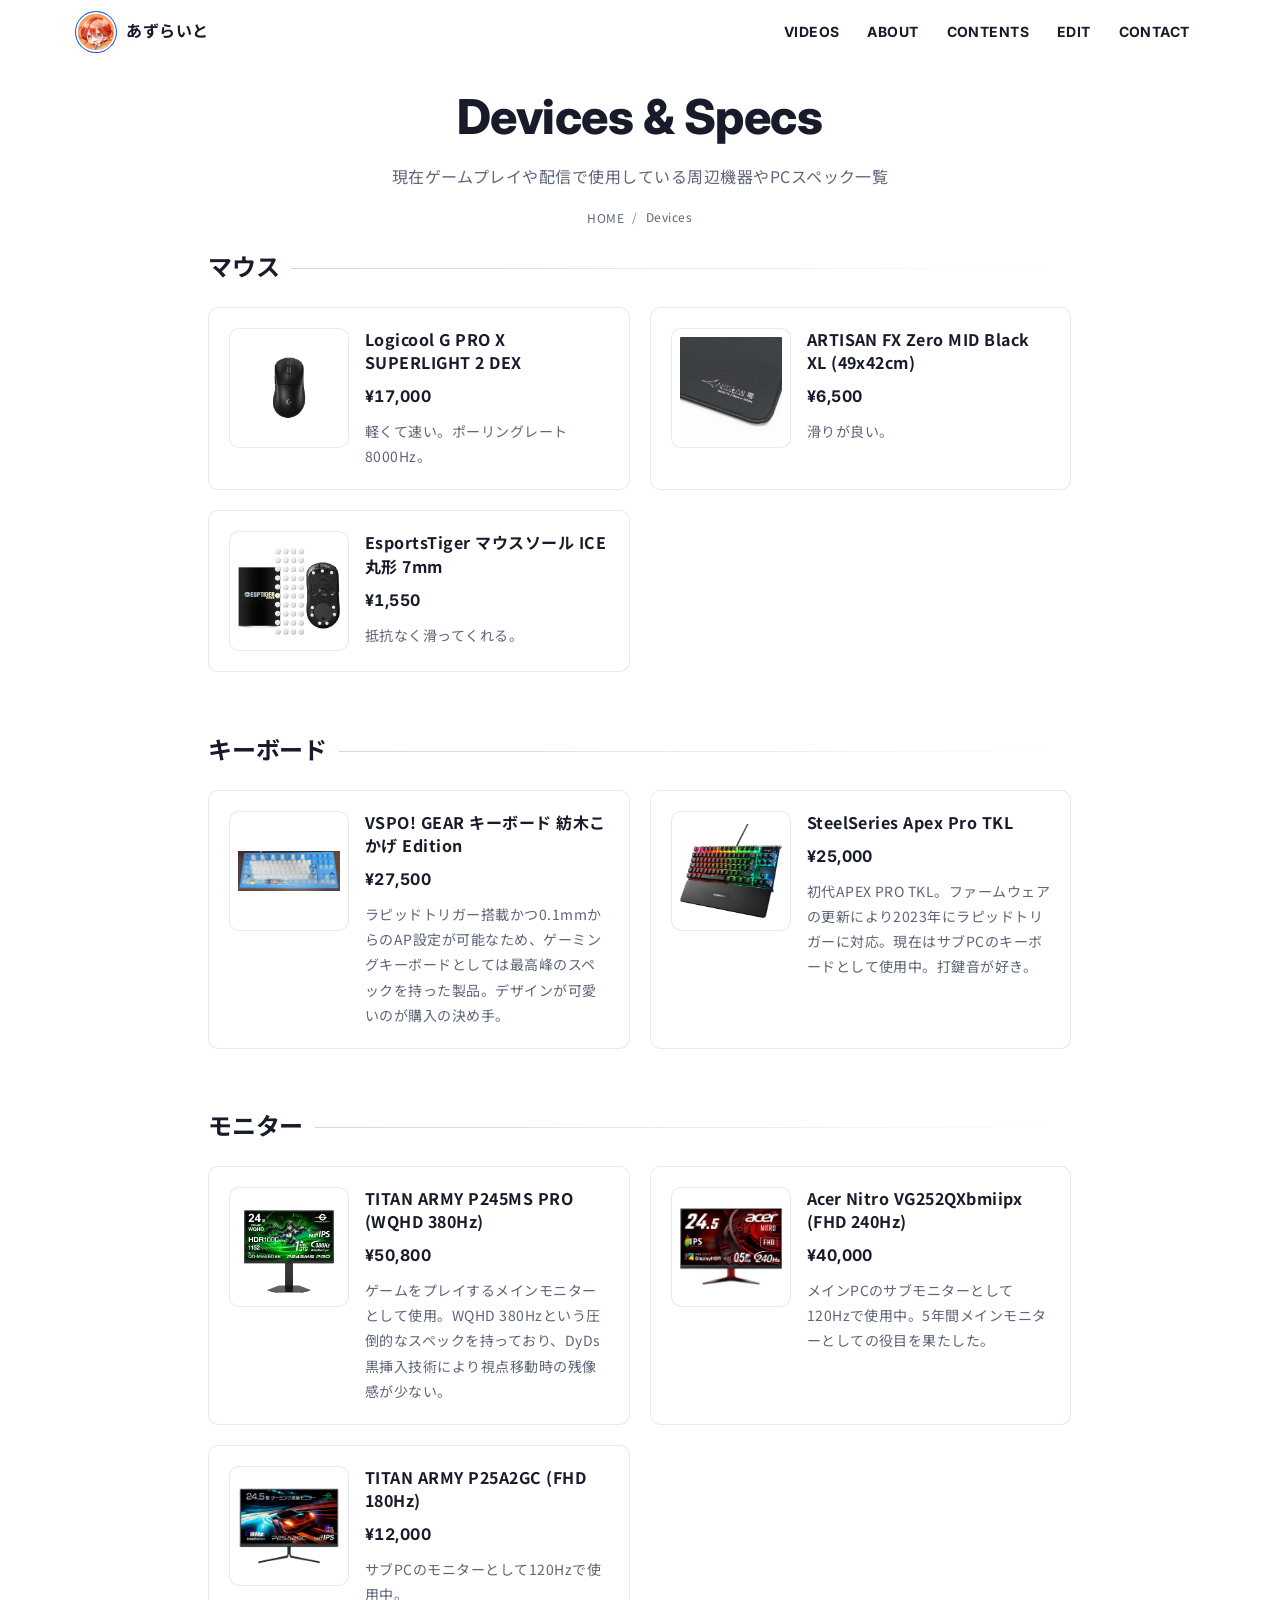
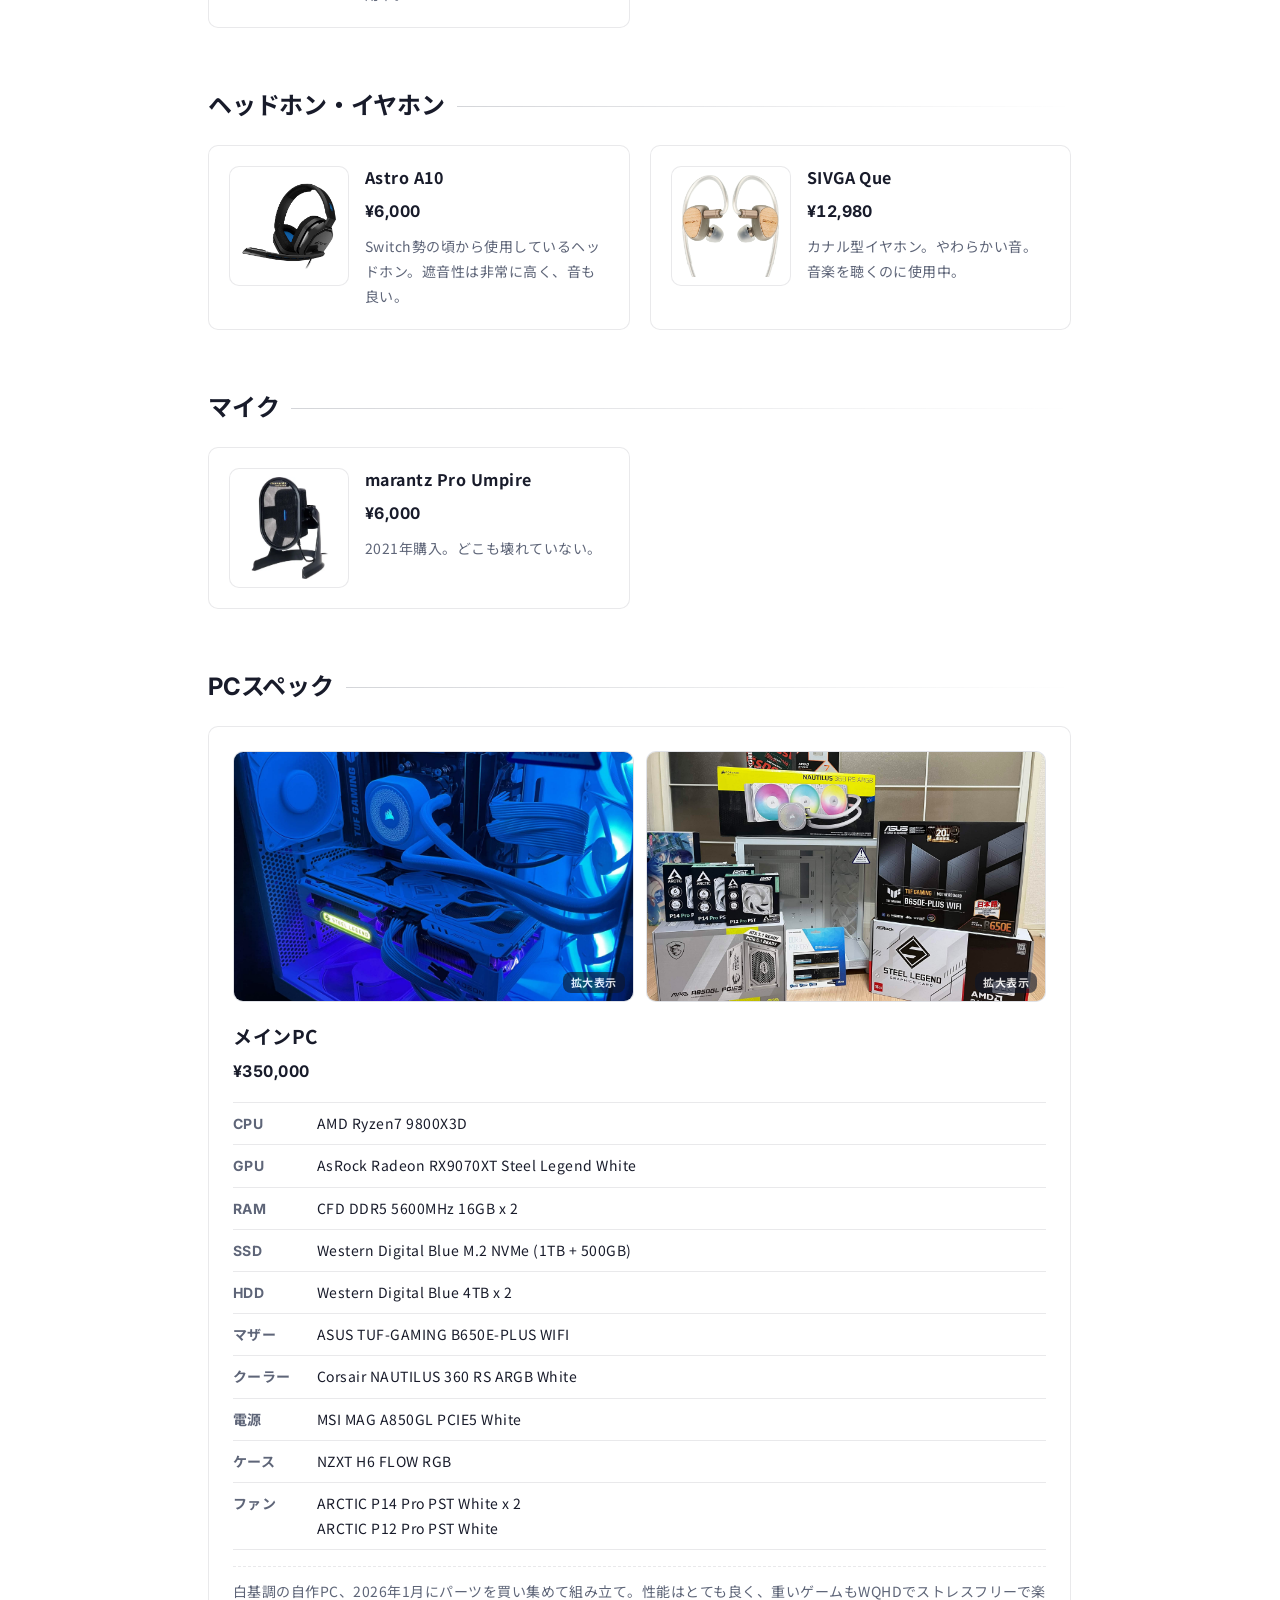
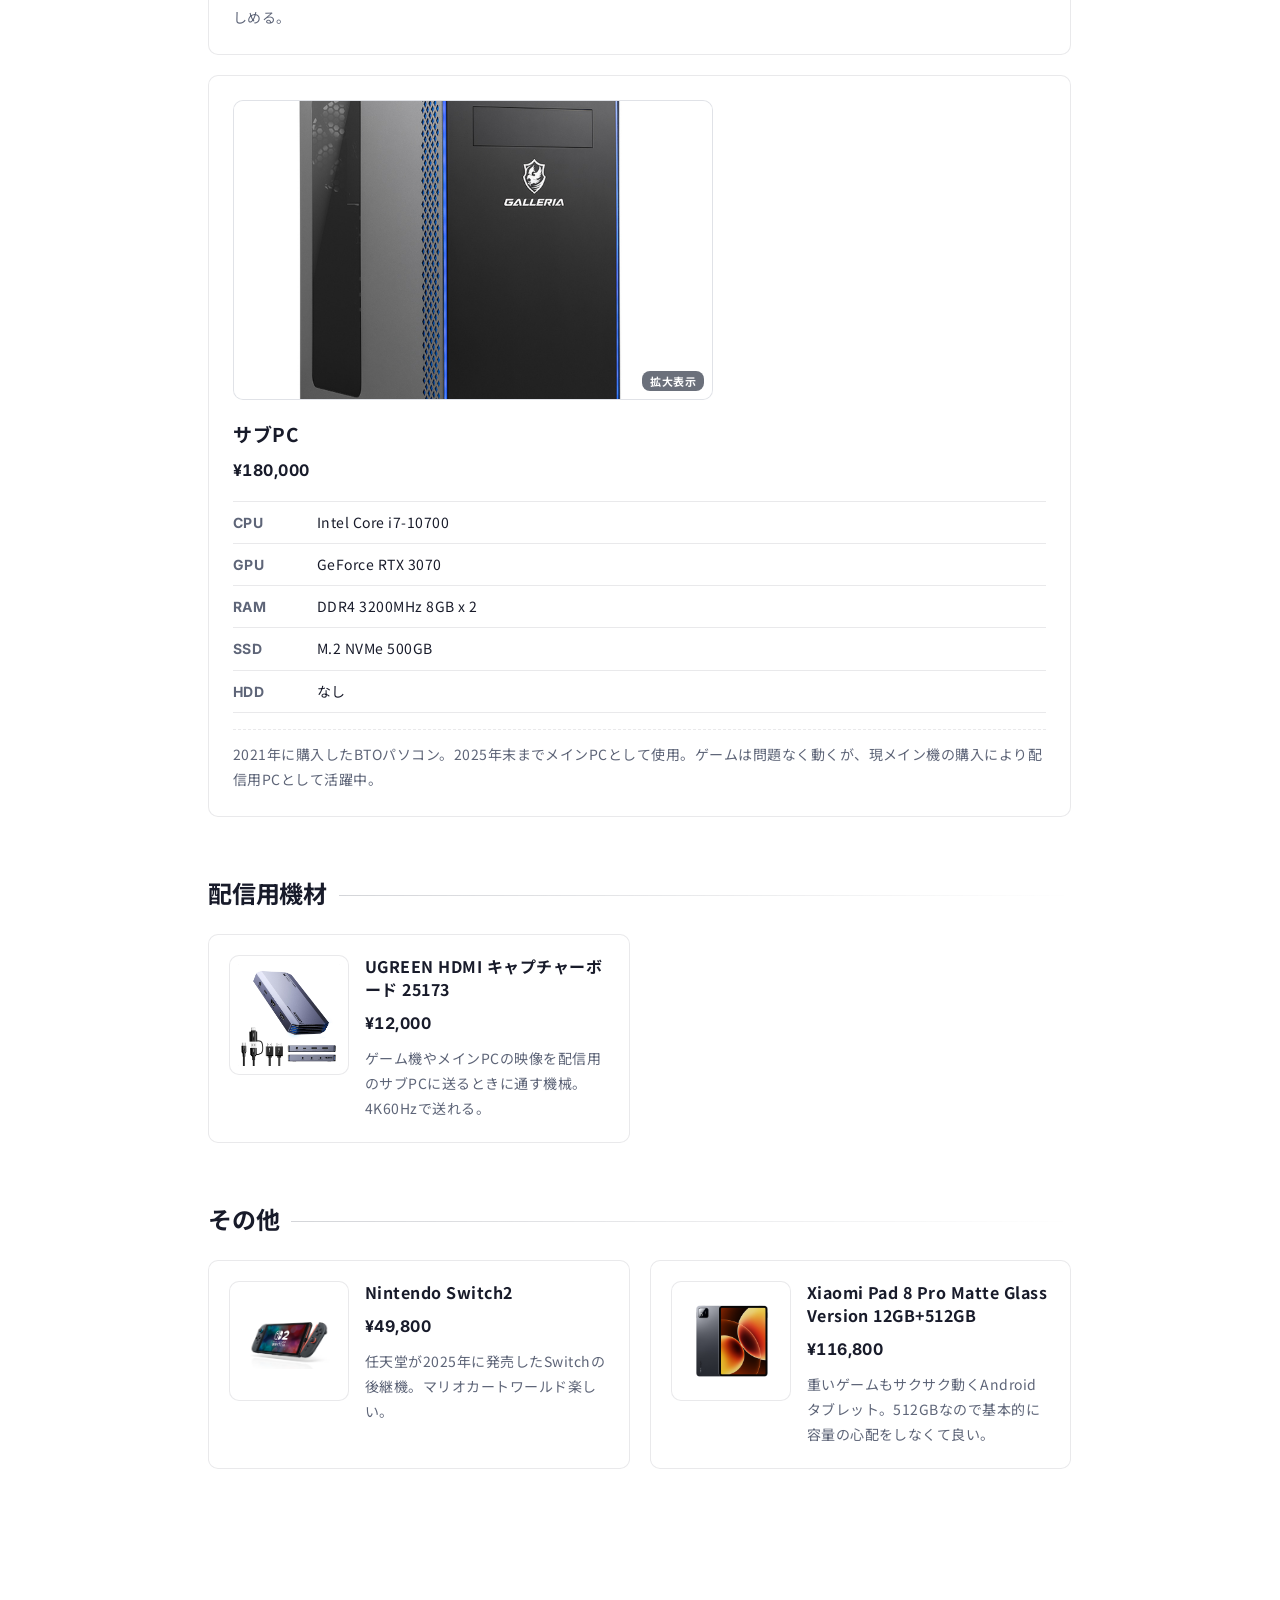
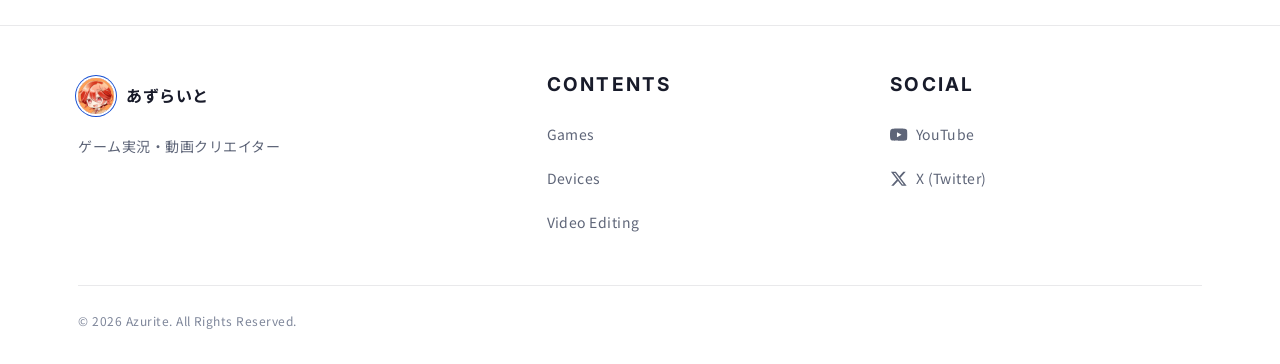
<file: devices.html>
<!DOCTYPE html>
<html lang="ja">

<head>
  <meta charset="utf-8">
  <meta name="viewport" content="width=device-width,initial-scale=1">
  <meta property="og:type" content="website">
  <meta property="og:title" content="デバイス - あずらいと / Azurite">
  <meta property="og:description" content="あずらいとが使用しているデバイスや機材の一覧">
  <meta property="og:image" content="img/azurite-icon.jpg">
  <meta name="description" content="あずらいとが使用しているデバイスや機材の一覧">
  <title>デバイス - あずらいと / Azurite</title>

  <link rel="preconnect" href="https://fonts.googleapis.com">
  <link rel="preconnect" href="https://fonts.gstatic.com" crossorigin>
  <link
    href="https://fonts.googleapis.com/css2?family=Inter:wght@400;500;700;900&family=Noto+Sans+JP:wght@400;500;700;900&display=swap"
    rel="stylesheet">

  <!-- CSSアーキテクチャ -->
  <link rel="stylesheet" href="css/ress.css?v=4">
  <link rel="stylesheet" href="css/tokens.css?v=4">
  <link rel="stylesheet" href="css/base.css?v=4">
  <link rel="stylesheet" href="css/components.css?v=4">
  <link rel="stylesheet" href="css/pages.css?v=4">
  <link rel="shortcut icon" href="img/favicon.ico">
</head>

<body>
  <!-- Header -->
  <header class="site-header">
    <div class="container site-header__inner">
      <a href="index.html" class="site-logo">
        <img src="img/azurite-icon.jpg" alt="あずらいと アイコン" class="site-logo__img" width="36" height="36" loading="lazy">
        <span class="site-logo__text">あずらいと</span>
      </a>
      <div class="header-actions">
        <button type="button" class="icon-btn nav-toggle" aria-expanded="false" aria-controls="site-nav"
          aria-label="メニューを開く">
          <svg class="icon icon-menu" aria-hidden="true">
            <use href="#i-menu"></use>
          </svg>
          <svg class="icon icon-close" aria-hidden="true">
            <use href="#i-close"></use>
          </svg>
        </button>
      </div>
      <nav id="site-nav" class="site-nav">
        <ul class="site-nav__list">
          <li><a href="index.html#videos" class="site-nav__link">VIDEOS<small>動画一覧</small></a></li>
          <li><a href="index.html#about" class="site-nav__link">ABOUT<small>プロフィール</small></a></li>
          <li><a href="index.html#contents" class="site-nav__link">CONTENTS<small>その他コンテンツ</small></a></li>
          <li><a href="videoedit.html" class="site-nav__link">EDIT<small>動画編集</small></a></li>
          <li><a href="index.html#contact" class="site-nav__link">CONTACT<small>お仕事・コラボ</small></a></li>
        </ul>
      </nav>
    </div>
  </header>

  <main>
    <div class="page-hero container container--narrow">
      <h1 class="page-hero__title reveal">Devices & Specs</h1>
      <p class="page-hero__lead reveal">現在ゲームプレイや配信で使用している周辺機器やPCスペック一覧</p>
      <ul class="breadcrumb reveal">
        <li><a href="index.html">HOME</a></li>
        <li>Devices</li>
      </ul>
    </div>

    <section class="section">
      <div class="container container--narrow">

        <!-- Mouse -->
        <div class="group reveal">
          <h2 class="group__title">マウス</h2>
          <div class="entry-list entry-list--2col">

            <div class="entry">
              <div class="media-grid media-grid--photo">
                <img src="img/device-g-pro-x-superlight-2-dex.png" alt="Logicool G PRO X SUPERLIGHT 2 DEX"
                  loading="lazy">
              </div>
              <div class="entry__content">
                <header class="entry__header">
                  <h3 class="entry__title">Logicool G PRO X SUPERLIGHT 2 DEX</h3>
                  <div class="entry__price">¥17,000</div>
                </header>
                <p class="entry__desc">軽くて速い。ポーリングレート8000Hz。</p>
              </div>
            </div>

            <div class="entry">
              <div class="media-grid media-grid--photo">
                <img src="img/device-artisan-fx-zero.jpg" alt="ARTISAN FX Zero MID Black XL" loading="lazy">
              </div>
              <div class="entry__content">
                <header class="entry__header">
                  <h3 class="entry__title">ARTISAN FX Zero MID Black XL (49x42cm)</h3>
                  <div class="entry__price">¥6,500</div>
                </header>
                <p class="entry__desc">滑りが良い。</p>
              </div>
            </div>

            <div class="entry">
              <div class="media-grid media-grid--photo">
                <img src="img/device-esportstiger-ice.jpg" alt="EsportsTiger マウスソール ICE 丸形 7mm" loading="lazy">
              </div>
              <div class="entry__content">
                <header class="entry__header">
                  <h3 class="entry__title">EsportsTiger マウスソール ICE 丸形 7mm</h3>
                  <div class="entry__price">¥1,550</div>
                </header>
                <p class="entry__desc">抵抗なく滑ってくれる。</p>
              </div>
            </div>
          </div>
        </div>

        <!-- Keyboard -->
        <div class="group reveal">
          <h2 class="group__title">キーボード</h2>
          <div class="entry-list entry-list--2col">

            <div class="entry">
              <div class="media-grid media-grid--photo">
                <img src="img/device-vspo-gear-kokage.jpg" alt="VSPO! GEAR キーボード 紡木こかげ Edition" loading="lazy">
              </div>
              <div class="entry__content">
                <header class="entry__header">
                  <h3 class="entry__title">VSPO! GEAR キーボード 紡木こかげ Edition</h3>
                  <div class="entry__price">¥27,500</div>
                </header>
                <p class="entry__desc">ラピッドトリガー搭載かつ0.1mmからのAP設定が可能なため、ゲーミングキーボードとしては最高峰のスペックを持った製品。デザインが可愛いのが購入の決め手。</p>
              </div>
            </div>

            <div class="entry">
              <div class="media-grid media-grid--photo">
                <img src="img/device-steelseries-apex-pro-tkl.jpg" alt="SteelSeries Apex Pro TKL" loading="lazy">
              </div>
              <div class="entry__content">
                <header class="entry__header">
                  <h3 class="entry__title">SteelSeries Apex Pro TKL</h3>
                  <div class="entry__price">¥25,000</div>
                </header>
                <p class="entry__desc">初代APEX PRO TKL。ファームウェアの更新により2023年にラピッドトリガーに対応。現在はサブPCのキーボードとして使用中。打鍵音が好き。</p>
              </div>
            </div>

          </div>
        </div>

        <!-- Monitor -->
        <div class="group reveal">
          <h2 class="group__title">モニター</h2>
          <div class="entry-list entry-list--2col">

            <div class="entry">
              <div class="media-grid media-grid--photo">
                <img src="img/device-titan-army-p245ms-pro.jpg" alt="TITAN ARMY P245MS PRO" loading="lazy">
              </div>
              <div class="entry__content">
                <header class="entry__header">
                  <h3 class="entry__title">TITAN ARMY P245MS PRO (WQHD 380Hz)</h3>
                  <div class="entry__price">¥50,800</div>
                </header>
                <p class="entry__desc">ゲームをプレイするメインモニターとして使用。WQHD 380Hzという圧倒的なスペックを持っており、DyDs黒挿入技術により視点移動時の残像感が少ない。</p>
              </div>
            </div>

            <div class="entry">
              <div class="media-grid media-grid--photo">
                <img src="img/device-acer-nitro-vg252qx.jpg" alt="Acer Nitro VG252QXbmiipx" loading="lazy">
              </div>
              <div class="entry__content">
                <header class="entry__header">
                  <h3 class="entry__title">Acer Nitro VG252QXbmiipx (FHD 240Hz)</h3>
                  <div class="entry__price">¥40,000</div>
                </header>
                <p class="entry__desc">メインPCのサブモニターとして120Hzで使用中。5年間メインモニターとしての役目を果たした。</p>
              </div>
            </div>

            <div class="entry">
              <div class="media-grid media-grid--photo">
                <img src="img/device-titan-army-p25a2gc.jpg" alt="TITAN ARMY P25A2GC" loading="lazy">
              </div>
              <div class="entry__content">
                <header class="entry__header">
                  <h3 class="entry__title">TITAN ARMY P25A2GC (FHD 180Hz)</h3>
                  <div class="entry__price">¥12,000</div>
                </header>
                <p class="entry__desc">サブPCのモニターとして120Hzで使用中。</p>
              </div>
            </div>

          </div>
        </div>

        <!-- Headset -->
        <div class="group reveal">
          <h2 class="group__title">ヘッドホン・イヤホン</h2>
          <div class="entry-list entry-list--2col">

            <div class="entry">
              <div class="media-grid media-grid--photo">
                <img src="img/device-astro-a10.jpg" alt="Astro A10" loading="lazy">
              </div>
              <div class="entry__content">
                <header class="entry__header">
                  <h3 class="entry__title">Astro A10</h3>
                  <div class="entry__price">¥6,000</div>
                </header>
                <p class="entry__desc">Switch勢の頃から使用しているヘッドホン。遮音性は非常に高く、音も良い。</p>
              </div>
            </div>

            <div class="entry">
              <div class="media-grid media-grid--photo">
                <img src="img/device-sivga-que.jpg" alt="SIVGA Que" loading="lazy">
              </div>
              <div class="entry__content">
                <header class="entry__header">
                  <h3 class="entry__title">SIVGA Que</h3>
                  <div class="entry__price">¥12,980</div>
                </header>
                <p class="entry__desc">カナル型イヤホン。やわらかい音。音楽を聴くのに使用中。</p>
              </div>
            </div>

          </div>
        </div>

        <!-- Mic -->
        <div class="group reveal">
          <h2 class="group__title">マイク</h2>
          <div class="entry-list entry-list--2col">
            <div class="entry">
              <div class="media-grid media-grid--photo">
                <img src="img/device-marantz-pro-umpire.webp" alt="marantz Pro Umpire" loading="lazy">
              </div>
              <div class="entry__content">
                <header class="entry__header">
                  <h3 class="entry__title">marantz Pro Umpire</h3>
                  <div class="entry__price">¥6,000</div>
                </header>
                <p class="entry__desc">2021年購入。どこも壊れていない。</p>
              </div>
            </div>
          </div>
        </div>

        <!-- PC Spec -->
        <div class="group reveal">
          <h2 class="group__title">PCスペック</h2>
          <div class="entry-list">

            <div class="entry entry--stacked">
              <div class="media-grid media-grid--pc">
                <div class="media-grid__zoom" data-lightbox="img/pc-main-exterior.jpg" data-caption="メインPC 外観">
                  <img src="img/pc-main-exterior.jpg" alt="メインPC 外観" loading="lazy">
                </div>
                <div class="media-grid__zoom" data-lightbox="img/pc-main-parts.jpg" data-caption="メインPC パーツ一覧">
                  <img src="img/pc-main-parts.jpg" alt="メインPC パーツ一覧" loading="lazy">
                </div>
              </div>
              <div class="entry__content">
                <header class="entry__header">
                  <h3 class="entry__title">メインPC</h3>
                  <div class="entry__price">¥350,000</div>
                </header>
                <dl class="data-list data-list--compact">
                  <div class="data-list__row">
                    <dt>CPU</dt>
                    <dd>AMD Ryzen7 9800X3D</dd>
                  </div>
                  <div class="data-list__row">
                    <dt>GPU</dt>
                    <dd>AsRock Radeon RX9070XT Steel Legend White</dd>
                  </div>
                  <div class="data-list__row">
                    <dt>RAM</dt>
                    <dd>CFD DDR5 5600MHz 16GB x 2</dd>
                  </div>
                  <div class="data-list__row">
                    <dt>SSD</dt>
                    <dd>Western Digital Blue M.2 NVMe (1TB + 500GB)</dd>
                  </div>
                  <div class="data-list__row">
                    <dt>HDD</dt>
                    <dd>Western Digital Blue 4TB x 2</dd>
                  </div>
                  <div class="data-list__row">
                    <dt>マザー</dt>
                    <dd>ASUS TUF-GAMING B650E-PLUS WIFI</dd>
                  </div>
                  <div class="data-list__row">
                    <dt>クーラー</dt>
                    <dd>Corsair NAUTILUS 360 RS ARGB White</dd>
                  </div>
                  <div class="data-list__row">
                    <dt>電源</dt>
                    <dd>MSI MAG A850GL PCIE5 White</dd>
                  </div>
                  <div class="data-list__row">
                    <dt>ケース</dt>
                    <dd>NZXT H6 FLOW RGB</dd>
                  </div>
                  <div class="data-list__row">
                    <dt>ファン</dt>
                    <dd>ARCTIC P14 Pro PST White x 2<br>ARCTIC P12 Pro PST White</dd>
                  </div>
                </dl>
                <p class="entry__desc entry__desc--note">
                  白基調の自作PC、2026年1月にパーツを買い集めて組み立て。性能はとても良く、重いゲームもWQHDでストレスフリーで楽しめる。
                </p>
              </div>
            </div>

            <div class="entry entry--stacked">
              <div class="media-grid media-grid--pc media-grid--pc-single">
                <div class="media-grid__zoom" data-lightbox="img/pc-sub.jpg" data-caption="サブPC">
                  <img src="img/pc-sub.jpg" alt="サブPC" loading="lazy">
                </div>
              </div>
              <div class="entry__content">
                <header class="entry__header">
                  <h3 class="entry__title">サブPC</h3>
                  <div class="entry__price">¥180,000</div>
                </header>
                <dl class="data-list data-list--compact">
                  <div class="data-list__row">
                    <dt>CPU</dt>
                    <dd>Intel Core i7-10700</dd>
                  </div>
                  <div class="data-list__row">
                    <dt>GPU</dt>
                    <dd>GeForce RTX 3070</dd>
                  </div>
                  <div class="data-list__row">
                    <dt>RAM</dt>
                    <dd>DDR4 3200MHz 8GB x 2</dd>
                  </div>
                  <div class="data-list__row">
                    <dt>SSD</dt>
                    <dd>M.2 NVMe 500GB</dd>
                  </div>
                  <div class="data-list__row">
                    <dt>HDD</dt>
                    <dd>なし</dd>
                  </div>
                </dl>
                <p class="entry__desc entry__desc--note">2021年に購入したBTOパソコン。2025年末までメインPCとして使用。ゲームは問題なく動くが、現メイン機の購入により配信用PCとして活躍中。</p>
              </div>
            </div>

          </div>
        </div>

        <!-- kizai -->
        <div class="group reveal">
          <h2 class="group__title">配信用機材</h2>
          <div class="entry-list entry-list--2col">
            <div class="entry">
              <div class="media-grid media-grid--photo">
                <img src="img/device-ugreen-capture-board.jpg" alt="UGREEN HDMI キャプチャーボード 25173" loading="lazy">
              </div>
              <div class="entry__content">
                <header class="entry__header">
                  <h3 class="entry__title">UGREEN HDMI キャプチャーボード 25173</h3>
                  <div class="entry__price">¥12,000</div>
                </header>
                <p class="entry__desc">ゲーム機やメインPCの映像を配信用のサブPCに送るときに通す機械。4K60Hzで送れる。</p>
              </div>
            </div>
          </div>
        </div>

        <!-- sonota -->
        <div class="group reveal">
          <h2 class="group__title">その他</h2>
          <div class="entry-list entry-list--2col">
            <div class="entry">
              <div class="media-grid media-grid--photo">
                <img src="img/device-nintendo-switch-2.avif" alt="Nintendo Switch2" loading="lazy">
              </div>
              <div class="entry__content">
                <header class="entry__header">
                  <h3 class="entry__title">Nintendo Switch2</h3>
                  <div class="entry__price">¥49,800</div>
                </header>
                <p class="entry__desc">任天堂が2025年に発売したSwitchの後継機。マリオカートワールド楽しい。</p>
              </div>
            </div>

            <div class="entry">
              <div class="media-grid media-grid--photo">
                <img src="img/device-xiaomi-pad-8-pro.jpg" alt="Xiaomi Pad 8 Pro Matte Glass Version" loading="lazy">
              </div>
              <div class="entry__content">
                <header class="entry__header">
                  <h3 class="entry__title">Xiaomi Pad 8 Pro Matte Glass Version 12GB+512GB</h3>
                  <div class="entry__price">¥116,800</div>
                </header>
                <p class="entry__desc">重いゲームもサクサク動くAndroidタブレット。512GBなので基本的に容量の心配をしなくて良い。</p>
              </div>
            </div>
          </div>
        </div>

      </div>
    </section>

  </main>

  <footer class="site-footer">
    <div class="container">
      <div class="site-footer__grid">
        <div>
          <a href="index.html" class="site-logo">
            <img src="img/azurite-icon.jpg" alt="あずらいと アイコン" class="site-logo__img" width="32" height="32" loading="lazy">
            <span class="site-logo__text">あずらいと</span>
          </a>
          <p class="site-footer__desc">ゲーム実況・動画クリエイター</p>
        </div>
        <div>
          <h3 class="site-footer__heading">Contents</h3>
          <ul class="site-footer__links">
            <li><a href="games.html">Games</a></li>
            <li><a href="devices.html">Devices</a></li>
            <li><a href="videoedit.html">Video Editing</a></li>
          </ul>
        </div>
        <div>
          <h3 class="site-footer__heading">Social</h3>
          <ul class="site-footer__links">
            <li><a href="https://www.youtube.com/@AzuriteGG" target="_blank" rel="noopener"><svg class="icon"
                  aria-hidden="true">
                  <use href="#i-youtube"></use>
                </svg>YouTube</a></li>
            <li><a href="https://x.com/Azuriteeeee" target="_blank" rel="noopener"><svg class="icon" aria-hidden="true">
                  <use href="#i-x"></use>
                </svg>X (Twitter)</a></li>
          </ul>
        </div>
      </div>
      <div class="site-footer__bottom">
        <p>&copy; <span data-year></span> Azurite. All Rights Reserved.</p>
      </div>
    </div>
  </footer>

  <button type="button" class="back-to-top" aria-label="ページトップへ戻る">
    <svg class="icon" aria-hidden="true">
      <use href="#i-arrow-up"></use>
    </svg>
  </button>

  <script src="js/script.js?v=4"></script>
</body>

</html>
</file>
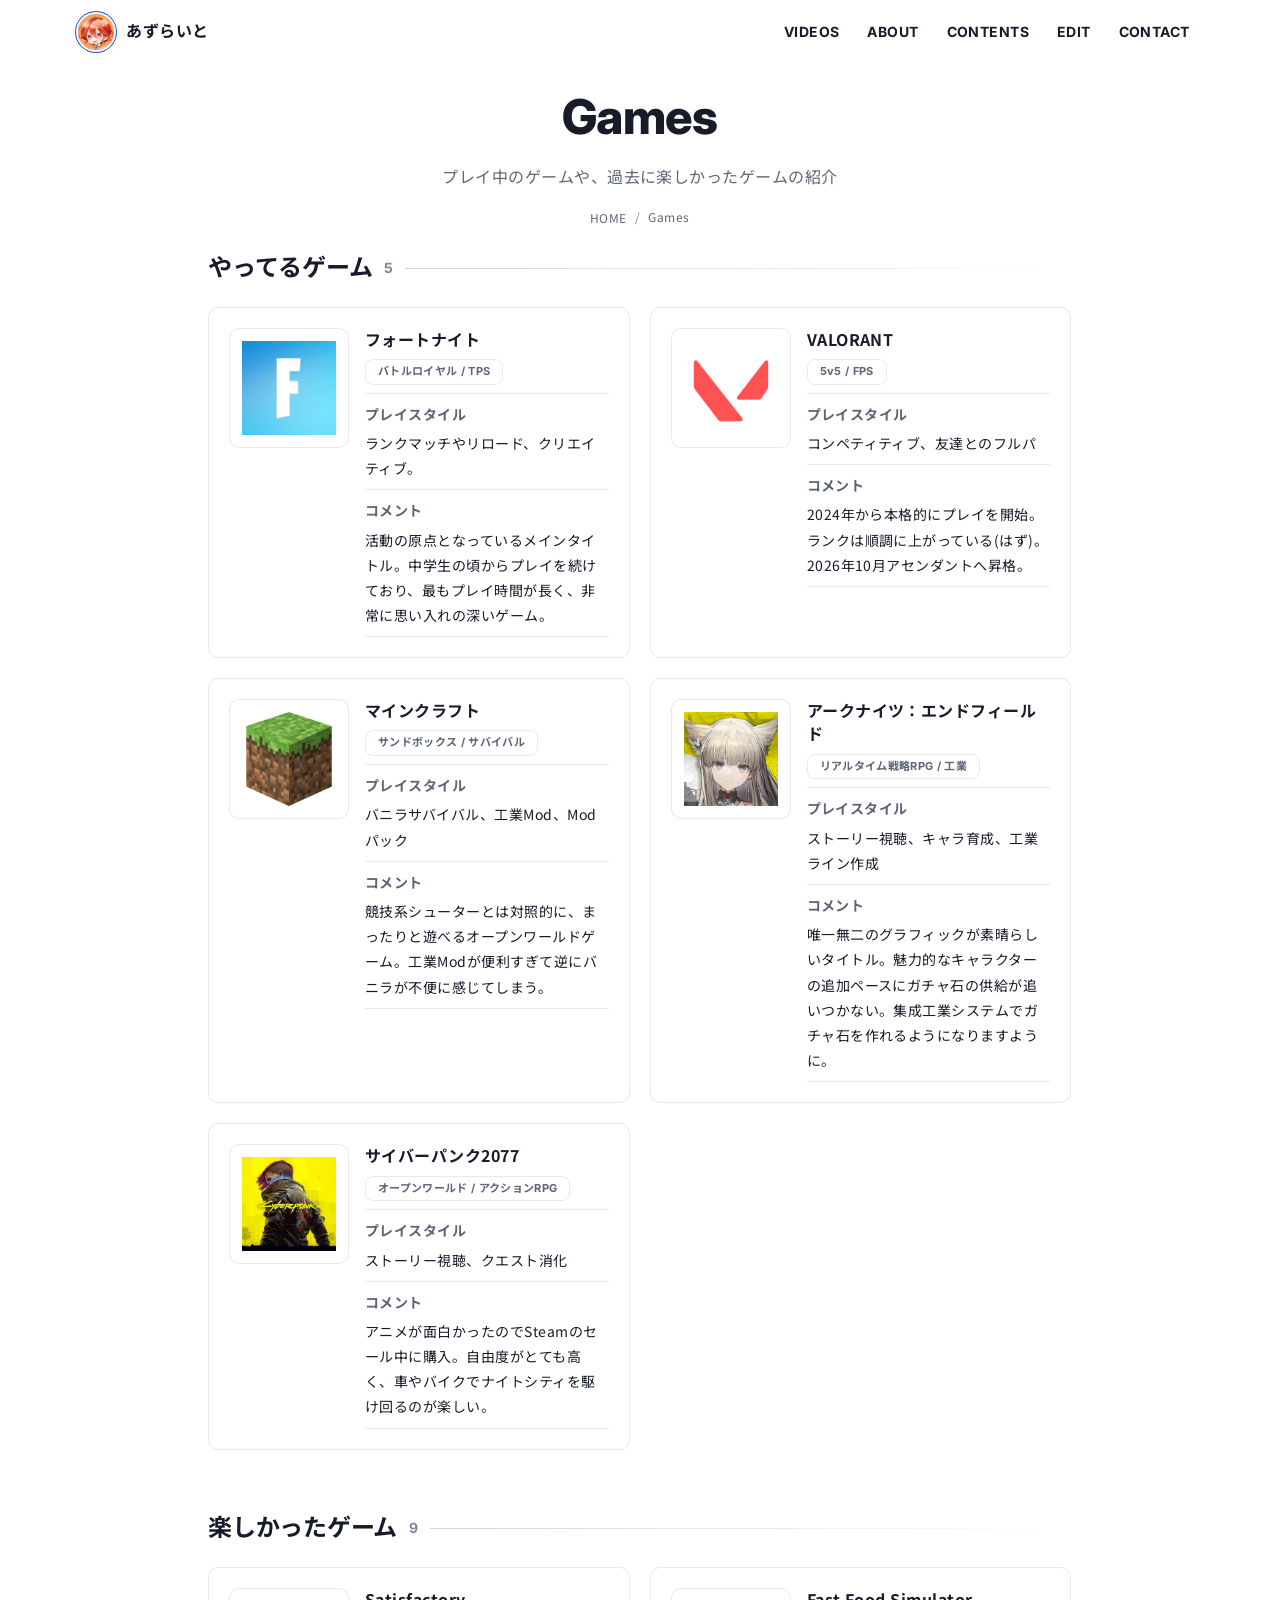
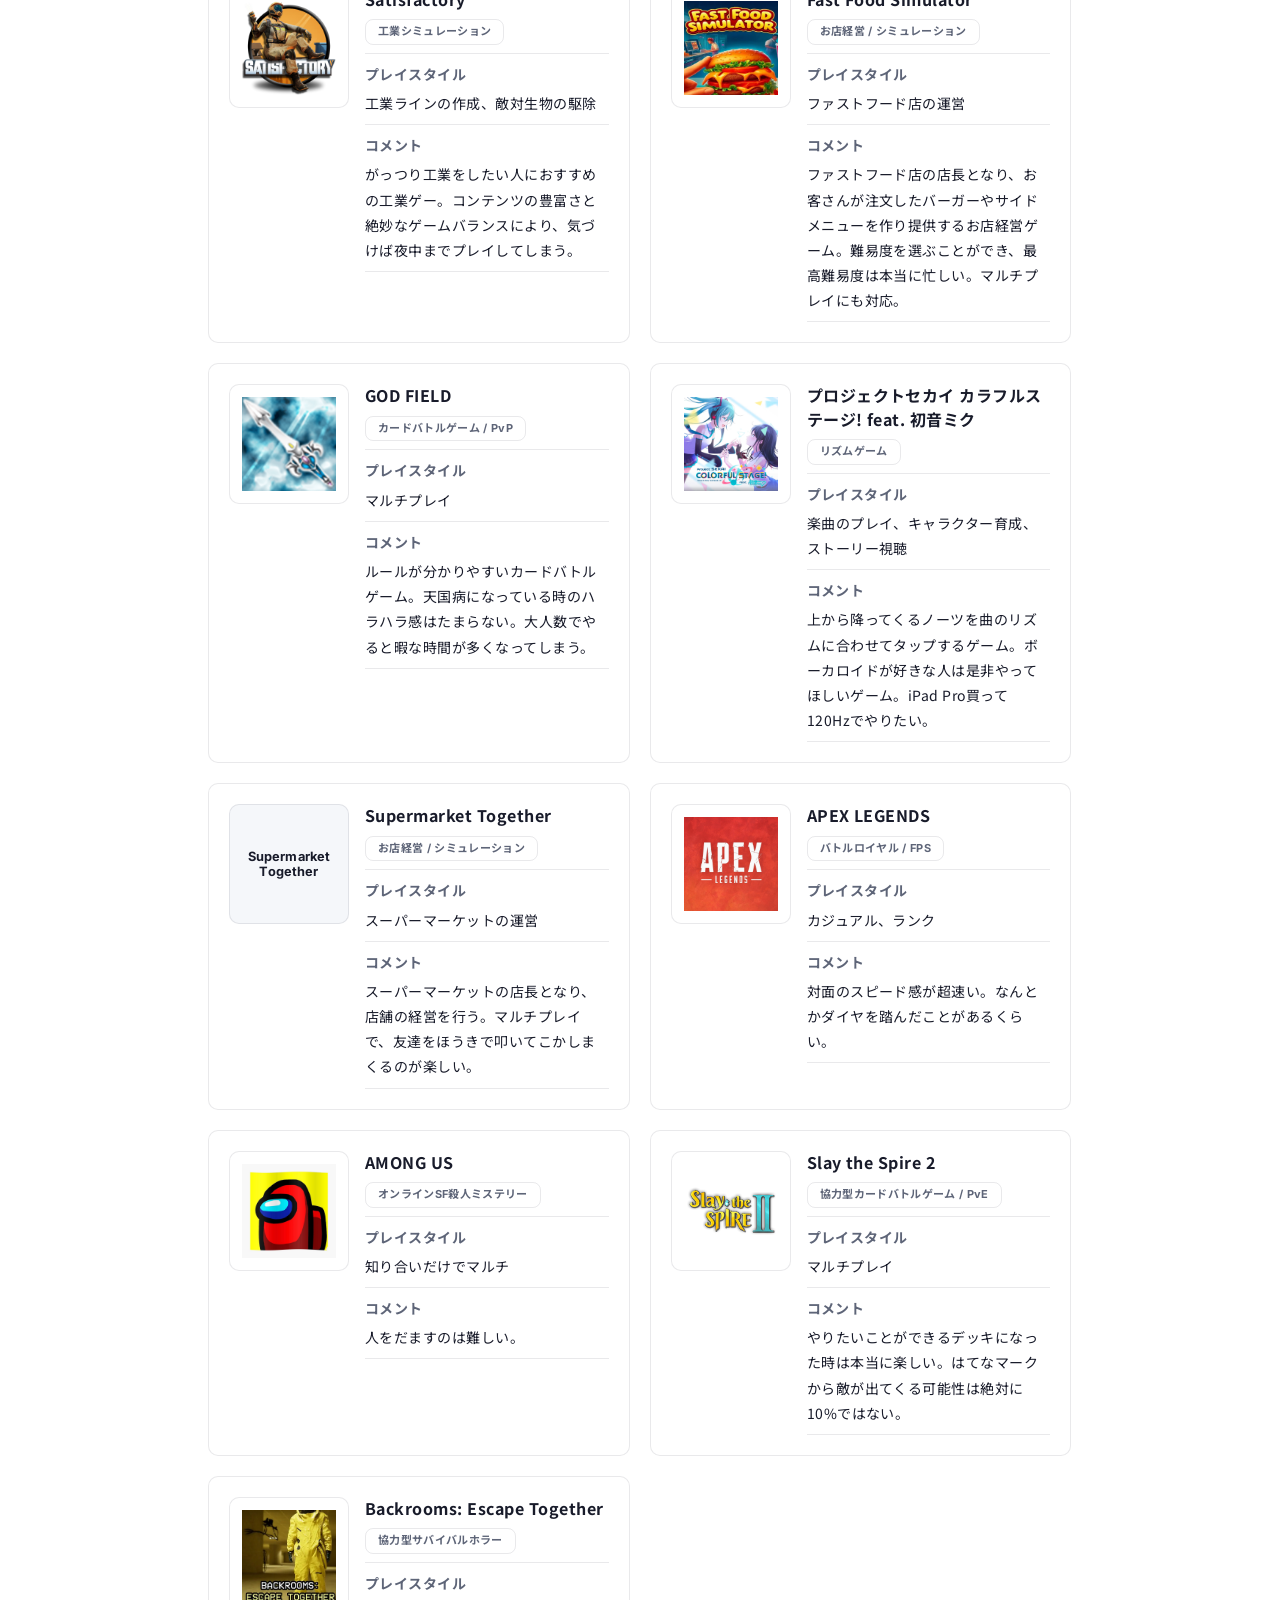
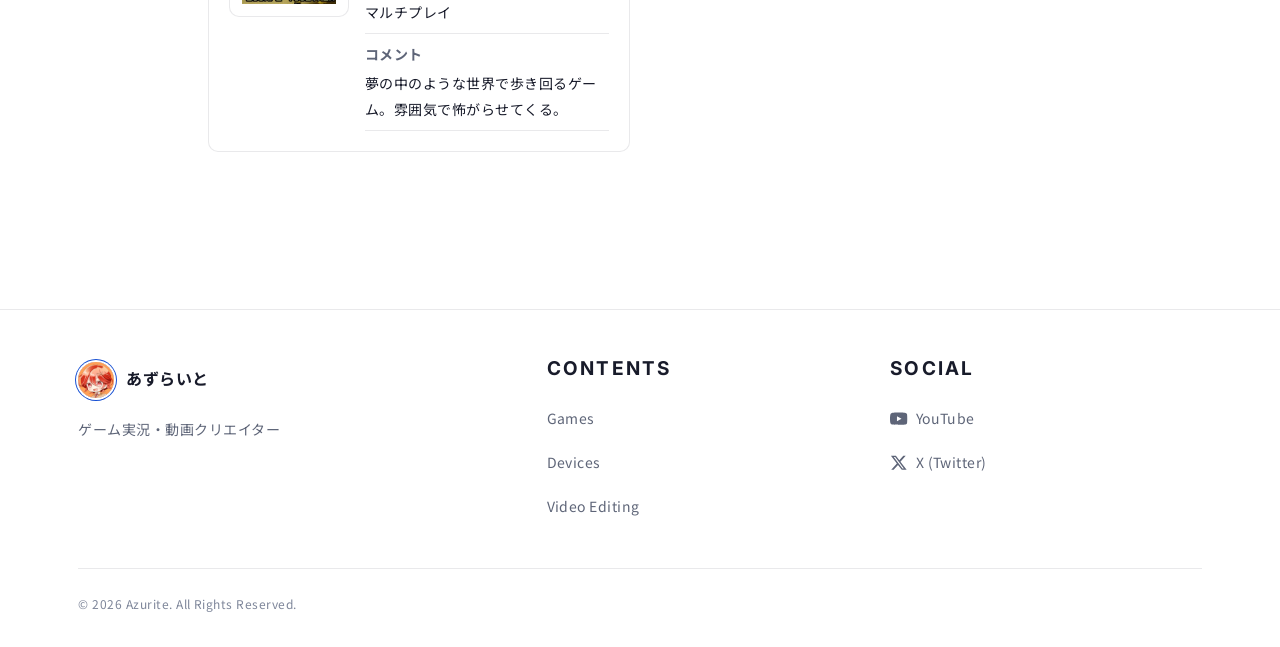
<file: games.html>
<!DOCTYPE html>
<html lang="ja">

<head>
  <meta charset="utf-8">
  <meta name="viewport" content="width=device-width,initial-scale=1">
  <meta property="og:type" content="website">
  <meta property="og:title" content="ゲーム - あずらいと / Azurite">
  <meta property="og:description" content="あずらいとがプレイしているゲームや過去に楽しかったゲームの紹介">
  <meta property="og:image" content="img/azurite-icon.jpg">
  <meta name="description" content="あずらいとがプレイしているゲームや過去に楽しかったゲームの紹介">
  <title>ゲーム - あずらいと / Azurite</title>

  <link rel="preconnect" href="https://fonts.googleapis.com">
  <link rel="preconnect" href="https://fonts.gstatic.com" crossorigin>
  <link
    href="https://fonts.googleapis.com/css2?family=Inter:wght@400;500;700;900&family=Noto+Sans+JP:wght@400;500;700;900&display=swap"
    rel="stylesheet">

  <!-- CSSアーキテクチャ -->
  <link rel="stylesheet" href="css/ress.css?v=4">
  <link rel="stylesheet" href="css/tokens.css?v=4">
  <link rel="stylesheet" href="css/base.css?v=4">
  <link rel="stylesheet" href="css/components.css?v=4">
  <link rel="stylesheet" href="css/pages.css?v=4">
  <link rel="shortcut icon" href="img/favicon.ico">
</head>

<body>
  <!-- Header -->
  <header class="site-header">
    <div class="container site-header__inner">
      <a href="index.html" class="site-logo">
        <img src="img/azurite-icon.jpg" alt="あずらいと アイコン" class="site-logo__img" width="36" height="36" loading="lazy">
        <span class="site-logo__text">あずらいと</span>
      </a>
      <div class="header-actions">
        <button type="button" class="icon-btn nav-toggle" aria-expanded="false" aria-controls="site-nav"
          aria-label="メニューを開く">
          <svg class="icon icon-menu" aria-hidden="true">
            <use href="#i-menu"></use>
          </svg>
          <svg class="icon icon-close" aria-hidden="true">
            <use href="#i-close"></use>
          </svg>
        </button>
      </div>
      <nav id="site-nav" class="site-nav">
        <ul class="site-nav__list">
          <li><a href="index.html#videos" class="site-nav__link">VIDEOS<small>動画一覧</small></a></li>
          <li><a href="index.html#about" class="site-nav__link">ABOUT<small>プロフィール</small></a></li>
          <li><a href="index.html#contents" class="site-nav__link">CONTENTS<small>その他コンテンツ</small></a></li>
          <li><a href="videoedit.html" class="site-nav__link">EDIT<small>動画編集</small></a></li>
          <li><a href="index.html#contact" class="site-nav__link">CONTACT<small>お仕事・コラボ</small></a></li>
        </ul>
      </nav>
    </div>
  </header>

  <main>
    <div class="page-hero container container--narrow">
      <h1 class="page-hero__title reveal">Games</h1>
      <p class="page-hero__lead reveal">プレイ中のゲームや、過去に楽しかったゲームの紹介</p>
      <ul class="breadcrumb reveal">
        <li><a href="index.html">HOME</a></li>
        <li>Games</li>
      </ul>
    </div>

    <section class="section">
      <div class="container container--narrow">

        <!-- Active Games -->
        <div class="group reveal">
          <h2 class="group__title">やってるゲーム <span class="group__count">5</span></h2>
          <div class="entry-list entry-list--2col">

            <div class="entry">
              <div class="media-grid">
                <img src="img/game-fortnite.webp" alt="フォートナイト" loading="lazy">
              </div>
              <div class="entry__content">
                <header class="entry__header">
                  <h3 class="entry__title">フォートナイト</h3>
                  <div class="entry__tags">
                    <span class="badge badge--neutral">バトルロイヤル / TPS</span>
                  </div>
                </header>
                <dl class="data-list data-list--compact">
                  <div class="data-list__row">
                    <dt>プレイスタイル</dt>
                    <dd>ランクマッチやリロード、クリエイティブ。</dd>
                  </div>
                  <div class="data-list__row">
                    <dt>コメント</dt>
                    <dd>活動の原点となっているメインタイトル。中学生の頃からプレイを続けており、最もプレイ時間が長く、非常に思い入れの深いゲーム。</dd>
                  </div>
                </dl>
              </div>
            </div>

            <div class="entry">
              <div class="media-grid">
                <img src="img/game-valorant.png" alt="VALORANT" loading="lazy">
              </div>
              <div class="entry__content">
                <header class="entry__header">
                  <h3 class="entry__title">VALORANT</h3>
                  <div class="entry__tags">
                    <span class="badge badge--neutral">5v5 / FPS</span>
                  </div>
                </header>
                <dl class="data-list data-list--compact">
                  <div class="data-list__row">
                    <dt>プレイスタイル</dt>
                    <dd>コンペティティブ、友達とのフルパ</dd>
                  </div>
                  <div class="data-list__row">
                    <dt>コメント</dt>
                    <dd>2024年から本格的にプレイを開始。ランクは順調に上がっている(はず)。2026年10月アセンダントへ昇格。</dd>
                  </div>
                </dl>
              </div>
            </div>

            <div class="entry">
              <div class="media-grid">
                <img src="img/game-minecraft.png" alt="マインクラフト" loading="lazy">
              </div>
              <div class="entry__content">
                <header class="entry__header">
                  <h3 class="entry__title">マインクラフト</h3>
                  <div class="entry__tags">
                    <span class="badge badge--neutral">サンドボックス / サバイバル</span>
                  </div>
                </header>
                <dl class="data-list data-list--compact">
                  <div class="data-list__row">
                    <dt>プレイスタイル</dt>
                    <dd>バニラサバイバル、工業Mod、Modパック</dd>
                  </div>
                  <div class="data-list__row">
                    <dt>コメント</dt>
                    <dd>競技系シューターとは対照的に、まったりと遊べるオープンワールドゲーム。工業Modが便利すぎて逆にバニラが不便に感じてしまう。</dd>
                  </div>
                </dl>
              </div>
            </div>

            <div class="entry">
              <div class="media-grid">
                <img src="img/game-endfield.png" alt="アークナイツ：エンドフィールド" loading="lazy">
              </div>
              <div class="entry__content">
                <header class="entry__header">
                  <h3 class="entry__title">アークナイツ：エンドフィールド</h3>
                  <div class="entry__tags">
                    <span class="badge badge--neutral">リアルタイム戦略RPG / 工業</span>
                  </div>
                </header>
                <dl class="data-list data-list--compact">
                  <div class="data-list__row">
                    <dt>プレイスタイル</dt>
                    <dd>ストーリー視聴、キャラ育成、工業ライン作成</dd>
                  </div>
                  <div class="data-list__row">
                    <dt>コメント</dt>
                    <dd>唯一無二のグラフィックが素晴らしいタイトル。魅力的なキャラクターの追加ペースにガチャ石の供給が追いつかない。集成工業システムでガチャ石を作れるようになりますように。</dd>
                  </div>
                </dl>
              </div>
            </div>

            <div class="entry">
              <div class="media-grid">
                <img src="img/game-cyberpunk-2077.jpg" alt="サイバーパンク2077" loading="lazy">
              </div>
              <div class="entry__content">
                <header class="entry__header">
                  <h3 class="entry__title">サイバーパンク2077</h3>
                  <div class="entry__tags">
                    <span class="badge badge--neutral">オープンワールド / アクションRPG</span>
                  </div>
                </header>
                <dl class="data-list data-list--compact">
                  <div class="data-list__row">
                    <dt>プレイスタイル</dt>
                    <dd>ストーリー視聴、クエスト消化</dd>
                  </div>
                  <div class="data-list__row">
                    <dt>コメント</dt>
                    <dd>アニメが面白かったのでSteamのセール中に購入。自由度がとても高く、車やバイクでナイトシティを駆け回るのが楽しい。</dd>
                  </div>
                </dl>
              </div>
            </div>

          </div>
        </div>

        <!-- Favorite Games -->
        <div class="group reveal">
          <h2 class="group__title">楽しかったゲーム <span class="group__count">9</span></h2>
          <div class="entry-list entry-list--2col">

            <div class="entry">
              <div class="media-grid">
                <img src="img/game-satisfactory.png" alt="Satisfactory" loading="lazy">
              </div>
              <div class="entry__content">
                <header class="entry__header">
                  <h3 class="entry__title">Satisfactory</h3>
                  <div class="entry__tags">
                    <span class="badge badge--neutral">工業シミュレーション</span>
                  </div>
                </header>
                <dl class="data-list data-list--compact">
                  <div class="data-list__row">
                    <dt>プレイスタイル</dt>
                    <dd>工業ラインの作成、敵対生物の駆除</dd>
                  </div>
                  <div class="data-list__row">
                    <dt>コメント</dt>
                    <dd>がっつり工業をしたい人におすすめの工業ゲー。コンテンツの豊富さと絶妙なゲームバランスにより、気づけば夜中までプレイしてしまう。</dd>
                  </div>
                </dl>
              </div>
            </div>

            <div class="entry">
              <div class="media-grid">
                <img src="img/game-fast-food-simulator.webp" alt="Fast Food Simulator" loading="lazy">
              </div>
              <div class="entry__content">
                <header class="entry__header">
                  <h3 class="entry__title">Fast Food Simulator</h3>
                  <div class="entry__tags">
                    <span class="badge badge--neutral">お店経営 / シミュレーション</span>
                  </div>
                </header>
                <dl class="data-list data-list--compact">
                  <div class="data-list__row">
                    <dt>プレイスタイル</dt>
                    <dd>ファストフード店の運営</dd>
                  </div>
                  <div class="data-list__row">
                    <dt>コメント</dt>
                    <dd>ファストフード店の店長となり、お客さんが注文したバーガーやサイドメニューを作り提供するお店経営ゲーム。難易度を選ぶことができ、最高難易度は本当に忙しい。マルチプレイにも対応。</dd>
                  </div>
                </dl>
              </div>
            </div>

            <div class="entry">
              <div class="media-grid">
                <img src="img/game-god-field.png" alt="GOD FIELD" loading="lazy">
              </div>
              <div class="entry__content">
                <header class="entry__header">
                  <h3 class="entry__title">GOD FIELD</h3>
                  <div class="entry__tags">
                    <span class="badge badge--neutral">カードバトルゲーム / PvP</span>
                  </div>
                </header>
                <dl class="data-list data-list--compact">
                  <div class="data-list__row">
                    <dt>プレイスタイル</dt>
                    <dd>マルチプレイ</dd>
                  </div>
                  <div class="data-list__row">
                    <dt>コメント</dt>
                    <dd>ルールが分かりやすいカードバトルゲーム。天国病になっている時のハラハラ感はたまらない。大人数でやると暇な時間が多くなってしまう。</dd>
                  </div>
                </dl>
              </div>
            </div>

            <div class="entry">
              <div class="media-grid">
                <img src="img/game-project-sekai.jpg" alt="プロジェクトセカイ カラフルステージ! feat. 初音ミク" loading="lazy">
              </div>
              <div class="entry__content">
                <header class="entry__header">
                  <h3 class="entry__title">プロジェクトセカイ カラフルステージ! feat. 初音ミク</h3>
                  <div class="entry__tags">
                    <span class="badge badge--neutral">リズムゲーム</span>
                  </div>
                </header>
                <dl class="data-list data-list--compact">
                  <div class="data-list__row">
                    <dt>プレイスタイル</dt>
                    <dd>楽曲のプレイ、キャラクター育成、ストーリー視聴</dd>
                  </div>
                  <div class="data-list__row">
                    <dt>コメント</dt>
                    <dd>上から降ってくるノーツを曲のリズムに合わせてタップするゲーム。ボーカロイドが好きな人は是非やってほしいゲーム。iPad Pro買って120Hzでやりたい。</dd>
                  </div>
                </dl>
              </div>
            </div>

            <div class="entry">
              <div class="title-card">
                <span class="title-card__text">Supermarket<br>Together</span>
              </div>
              <div class="entry__content">
                <header class="entry__header">
                  <h3 class="entry__title">Supermarket Together</h3>
                  <div class="entry__tags">
                    <span class="badge badge--neutral">お店経営 / シミュレーション</span>
                  </div>
                </header>
                <dl class="data-list data-list--compact">
                  <div class="data-list__row">
                    <dt>プレイスタイル</dt>
                    <dd>スーパーマーケットの運営</dd>
                  </div>
                  <div class="data-list__row">
                    <dt>コメント</dt>
                    <dd>スーパーマーケットの店長となり、店舗の経営を行う。マルチプレイで、友達をほうきで叩いてこかしまくるのが楽しい。</dd>
                  </div>
                </dl>
              </div>
            </div>

            <div class="entry">
              <div class="media-grid">
                <img src="img/game-apex-legends.jpg" alt="APEX LEGENDS" loading="lazy">
              </div>
              <div class="entry__content">
                <header class="entry__header">
                  <h3 class="entry__title">APEX LEGENDS</h3>
                  <div class="entry__tags">
                    <span class="badge badge--neutral">バトルロイヤル / FPS</span>
                  </div>
                </header>
                <dl class="data-list data-list--compact">
                  <div class="data-list__row">
                    <dt>プレイスタイル</dt>
                    <dd>カジュアル、ランク</dd>
                  </div>
                  <div class="data-list__row">
                    <dt>コメント</dt>
                    <dd>対面のスピード感が超速い。なんとかダイヤを踏んだことがあるくらい。</dd>
                  </div>
                </dl>
              </div>
            </div>

            <div class="entry">
              <div class="media-grid">
                <img src="img/game-among-us.webp" alt="AMONG US" loading="lazy">
              </div>
              <div class="entry__content">
                <header class="entry__header">
                  <h3 class="entry__title">AMONG US</h3>
                  <div class="entry__tags">
                    <span class="badge badge--neutral">オンラインSF殺人ミステリー</span>
                  </div>
                </header>
                <dl class="data-list data-list--compact">
                  <div class="data-list__row">
                    <dt>プレイスタイル</dt>
                    <dd>知り合いだけでマルチ</dd>
                  </div>
                  <div class="data-list__row">
                    <dt>コメント</dt>
                    <dd>人をだますのは難しい。</dd>
                  </div>
                </dl>
              </div>
            </div>

            <div class="entry">
              <div class="media-grid">
                <img src="img/game-slay-the-spire-2.png" alt="Slay the Spire 2" loading="lazy">
              </div>
              <div class="entry__content">
                <header class="entry__header">
                  <h3 class="entry__title">Slay the Spire 2</h3>
                  <div class="entry__tags">
                    <span class="badge badge--neutral">協力型カードバトルゲーム / PvE</span>
                  </div>
                </header>
                <dl class="data-list data-list--compact">
                  <div class="data-list__row">
                    <dt>プレイスタイル</dt>
                    <dd>マルチプレイ</dd>
                  </div>
                  <div class="data-list__row">
                    <dt>コメント</dt>
                    <dd>やりたいことができるデッキになった時は本当に楽しい。はてなマークから敵が出てくる可能性は絶対に10%ではない。</dd>
                  </div>
                </dl>
              </div>
            </div>

            <div class="entry">
              <div class="media-grid">
                <img src="img/game-backrooms-escape-together.webp" alt="Backrooms: Escape Together" loading="lazy">
              </div>
              <div class="entry__content">
                <header class="entry__header">
                  <h3 class="entry__title">Backrooms: Escape Together</h3>
                  <div class="entry__tags">
                    <span class="badge badge--neutral">協力型サバイバルホラー</span>
                  </div>
                </header>
                <dl class="data-list data-list--compact">
                  <div class="data-list__row">
                    <dt>プレイスタイル</dt>
                    <dd>マルチプレイ</dd>
                  </div>
                  <div class="data-list__row">
                    <dt>コメント</dt>
                    <dd>夢の中のような世界で歩き回るゲーム。雰囲気で怖がらせてくる。</dd>
                  </div>
                </dl>
              </div>
            </div>

          </div>
        </div>

      </div>
    </section>

  </main>

  <footer class="site-footer">
    <div class="container">
      <div class="site-footer__grid">
        <div>
          <a href="index.html" class="site-logo">
            <img src="img/azurite-icon.jpg" alt="あずらいと アイコン" class="site-logo__img" width="32" height="32" loading="lazy">
            <span class="site-logo__text">あずらいと</span>
          </a>
          <p class="site-footer__desc">ゲーム実況・動画クリエイター</p>
        </div>
        <div>
          <h3 class="site-footer__heading">Contents</h3>
          <ul class="site-footer__links">
            <li><a href="games.html">Games</a></li>
            <li><a href="devices.html">Devices</a></li>
            <li><a href="videoedit.html">Video Editing</a></li>
          </ul>
        </div>
        <div>
          <h3 class="site-footer__heading">Social</h3>
          <ul class="site-footer__links">
            <li><a href="https://www.youtube.com/@AzuriteGG" target="_blank" rel="noopener"><svg class="icon"
                  aria-hidden="true">
                  <use href="#i-youtube"></use>
                </svg>YouTube</a></li>
            <li><a href="https://x.com/Azuriteeeee" target="_blank" rel="noopener"><svg class="icon" aria-hidden="true">
                  <use href="#i-x"></use>
                </svg>X (Twitter)</a></li>
          </ul>
        </div>
      </div>
      <div class="site-footer__bottom">
        <p>&copy; <span data-year></span> Azurite. All Rights Reserved.</p>
      </div>
    </div>
  </footer>

  <button type="button" class="back-to-top" aria-label="ページトップへ戻る">
    <svg class="icon" aria-hidden="true">
      <use href="#i-arrow-up"></use>
    </svg>
  </button>

  <script src="js/script.js?v=4"></script>
</body>

</html>
</file>
<file: css/ress.css>
/*!
 * ress.css • v3.0.1
 * MIT License
 * github.com/filipelinhares/ress
 */

/* # =================================================================
   # Global selectors
   # ================================================================= */

html {
  box-sizing: border-box;
  word-break: normal;
  -moz-tab-size: 4;
  tab-size: 4;

  -webkit-text-size-adjust: 100%; /* Prevent adjustments of font size after orientation changes in iOS */
}

*,
::before,
::after {
  box-sizing: inherit;
  background-repeat: no-repeat; /* Set `background-repeat: no-repeat` to all elements and pseudo elements */
}

::before,
::after {
  vertical-align: inherit;
  text-decoration: inherit; /* Inherit text-decoration and vertical align to ::before and ::after pseudo elements */
}

* {
  margin: 0;
  padding: 0; /* Reset `padding` and `margin` of all elements */
}

/* # =================================================================
   # General elements
   # ================================================================= */

hr {
  overflow: visible; /* Show the overflow in Edge and IE */
  height: 0; /* Add the correct box sizing in Firefox */
}

details,
main {
  display: block; /* Render the `main` element consistently in IE. */
}

summary {
  display: list-item; /* Add the correct display in all browsers */
}

small {
  font-size: 80%; /* Set font-size to 80% in `small` elements */
}

[hidden] {
  display: none; /* Add the correct display in IE */
}

abbr[title] {
  /* Add the correct text decoration in Chrome, Edge, IE, Opera, and Safari */
  text-decoration: underline;
  text-decoration: underline dotted;
  border-bottom: none; /* Remove the bottom border in Chrome 57 */
}

a {
  background-color: transparent; /* Remove the gray background on active links in IE 10 */
}

a:active,
a:hover {
  outline-width: 0; /* Remove the outline when hovering in all browsers */
}

code,
kbd,
pre,
samp {
  font-family: monospace, monospace; /* Specify the font family of code elements */
}

pre {
  font-size: 1em; /* Correct the odd `em` font sizing in all browsers */
}

b,
strong {
  font-weight: bolder; /* Add the correct font weight in Chrome, Edge, and Safari */
}

/* https://gist.github.com/unruthless/413930 */
sub,
sup {
  position: relative;
  font-size: 75%;
  line-height: 0;
  vertical-align: baseline;
}

sub {
  bottom: -.25em;
}

sup {
  top: -.5em;
}

/* # =================================================================
   # Forms
   # ================================================================= */

input {
  border-radius: 0;
}

/* Replace pointer cursor in disabled elements */
[disabled] {
  cursor: default;
}

[type="number"]::-webkit-container-spin-button,
[type="number"]::-webkit-outer-spin-button {
  height: auto; /* Correct the cursor style of increment and decrement buttons in Chrome */
}

[type="search"] {
  outline-offset: -2px; /* Correct the outline style in Safari */

  -webkit-appearance: textfield; /* Correct the odd appearance in Chrome and Safari */
}

[type="search"]::-webkit-search-decoration {
  -webkit-appearance: none; /* Remove the container padding in Chrome and Safari on macOS */
}

textarea {
  overflow: auto; /* Internet Explorer 11+ */
  resize: vertical; /* Specify textarea resizability */
}

button,
input,
optgroup,
select,
textarea {
  font: inherit; /* Specify font inheritance of form elements */
}

optgroup {
  font-weight: bold; /* Restore the font weight unset by the previous rule */
}

button {
  overflow: visible; /* Address `overflow` set to `hidden` in IE 8/9/10/11 */
}

button,
select {
  text-transform: none; /* Firefox 40+, Internet Explorer 11- */
}

/* Apply cursor pointer to button elements */
button,
[type="button"],
[type="reset"],
[type="submit"],
[role="button"] {
  cursor: pointer;
  color: inherit;
}

/* Remove container padding and border in Firefox 4+ */
button::-moz-focus-container,
[type="button"]::-moz-focus-container,
[type="reset"]::-moz-focus-container,
[type="submit"]::-moz-focus-container {
  padding: 0;
  border-style: none;
}

/* Replace focus style removed in the border reset above */
button:-moz-focusring,
[type="button"]::-moz-focus-container,
[type="reset"]::-moz-focus-container,
[type="submit"]::-moz-focus-container {
  outline: 1px dotted ButtonText;
}

button,
html [type="button"],
/* Prevent a WebKit bug where (2) destroys native `audio` and `video`controls in Android 4 */
[type="reset"],
[type="submit"] {
  -webkit-appearance: button; /* Correct the inability to style clickable types in iOS */
}

/* Remove the default button styling in all browsers */
button,
input,
select,
textarea {
  border-style: none;
  background-color: transparent;
}

/* Style select like a standard input */
select {
  -webkit-appearance: none; /* Chrome 41+ */
  -moz-appearance: none; /* Firefox 36+ */
}

select::-ms-expand {
  display: none; /* Internet Explorer 11+ */
}

select::-ms-value {
  color: currentColor; /* Internet Explorer 11+ */
}

legend {
  display: table; /* Correct the text wrapping in Edge and IE */
  max-width: 100%; /* Correct the text wrapping in Edge and IE */
  max-width: 100%; /* Correct the text wrapping in Edge 18- and IE */
  white-space: normal; /* Correct the text wrapping in Edge and IE */
  color: inherit; /* Correct the color inheritance from `fieldset` elements in IE */
  border: 0; /* Correct `color` not being inherited in IE 8/9/10/11 */
}

::-webkit-file-upload-button {
  font: inherit; /* Change font properties to `inherit` in Chrome and Safari */
  color: inherit;
  /* Correct the inability to style clickable types in iOS and Safari */

  -webkit-appearance: button;
}

/* # =================================================================
   # Specify media element style
   # ================================================================= */

img {
  border-style: none; /* Remove border when inside `a` element in IE 8/9/10 */
}

/* Add the correct vertical alignment in Chrome, Firefox, and Opera */
progress {
  vertical-align: baseline;
}

/* # =================================================================
   # Accessibility
   # ================================================================= */

/* Hide content from screens but not screenreaders */
@media screen {
  [hidden~="screen"] {
    display: inherit;
  }
  [hidden~="screen"]:not(:active):not(:focus):not(:target) {
    position: absolute !important;
    clip: rect(0 0 0 0) !important;
  }
}

/* Specify the progress cursor of updating elements */
[aria-busy="true"] {
  cursor: progress;
}

/* Specify the pointer cursor of trigger elements */
[aria-controls] {
  cursor: pointer;
}

/* Specify the unstyled cursor of disabled, not-editable, or otherwise inoperable elements */
[aria-disabled] {
  cursor: default;
}
</file>
<file: css/tokens.css>
/* ==========================================================================
   Design Tokens — あずらいと / Azurite
   --------------------------------------------------------------------------
   サイト全体の「見た目の値」はすべてここで一元管理します。
   コンポーネント側では生の値（#fff / 16px など）を書かず、必ず var(--*) を参照してください。

   Breakpoints（CSS変数はメディアクエリに使えないため、規約として固定）
     Mobile  :  ~ 640px   … ベース（モバイルファースト）
     Tablet  :  641px ~ 1024px  → @media (min-width: 641px)
     Desktop :  1025px ~        → @media (min-width: 1025px)
   ========================================================================== */

:root {
  /* ---------- Color: Primitive palette ---------- */
  /* Azurite（藍銅鉱）をモチーフにしたブルー系 */
  --azure-50:  hsl(210 100% 97%);
  --azure-100: hsl(211 96% 92%);
  --azure-200: hsl(212 94% 83%);
  --azure-300: hsl(213 92% 72%);
  --azure-400: hsl(214 90% 62%);
  --azure-500: hsl(218 86% 54%);
  --azure-600: hsl(222 80% 46%);
  --azure-700: hsl(225 74% 38%);
  --azure-800: hsl(228 68% 26%);
  --azure-900: hsl(230 60% 16%);

  /* アクセント：アイコンのオレンジ（補色で CTA を引き立てる） */
  --ember-300: hsl(28 100% 70%);
  --ember-400: hsl(24 98% 62%);
  --ember-500: hsl(18 92% 55%);

  /* ハイライト：シアン（グラデーション・フォーカスリング） */
  --cyan-300: hsl(188 95% 68%);
  --cyan-400: hsl(190 92% 55%);

  /* ニュートラル（青みを帯びたグレー） */
  --ink-0:   hsl(220 30% 100%);
  --ink-50:  hsl(220 33% 97%);
  --ink-100: hsl(220 25% 93%);
  --ink-200: hsl(222 20% 84%);
  --ink-300: hsl(223 16% 70%);
  --ink-400: hsl(224 12% 55%);
  --ink-500: hsl(225 12% 42%);
  --ink-600: hsl(226 16% 30%);
  --ink-700: hsl(228 22% 20%);
  --ink-800: hsl(230 28% 13%);
  --ink-850: hsl(231 32% 10%);
  --ink-900: hsl(232 36% 7%);

  /* ブランド固有色 */
  --brand-youtube: hsl(0 100% 50%);
  --brand-x:       hsl(0 0% 100%);

  /* ---------- Color: Semantic (Light theme = default) ---------- */
  --color-bg:            #ffffff;
  --color-bg-alt:        var(--ink-50);
  --color-bg-elevated:   var(--ink-0);
  --color-surface:       var(--ink-0);
  --color-surface-solid: var(--ink-0);
  --color-surface-hover: var(--ink-50);
  --color-border:        hsl(224 25% 20% / 0.1);
  --color-border-strong: hsl(224 25% 20% / 0.2);

  --color-text:          var(--ink-800);
  --color-text-muted:    var(--ink-500);
  --color-text-subtle:   var(--ink-400);
  --color-text-inverse:  var(--ink-0);

  --color-primary:       var(--azure-600);
  --color-primary-hover: var(--azure-700);
  --color-primary-soft:  hsl(222 80% 46% / 0.08);
  --color-on-primary:    var(--ink-0);
  --color-accent:        var(--ember-500);
  --color-accent-hover:  var(--ember-400);
  --color-accent-soft:   hsl(18 92% 55% / 0.1);
  --color-highlight:     var(--azure-500);

  --color-success: hsl(152 64% 42%);
  --color-danger:  hsl(356 80% 56%);
  --color-live:    hsl(356 85% 54%);

  --gradient-brand:  linear-gradient(135deg, var(--azure-600) 0%, var(--azure-500) 100%);
  --gradient-accent: linear-gradient(135deg, var(--ember-500) 0%, var(--ember-400) 100%);
  --gradient-text:   linear-gradient(100deg, var(--ink-800) 10%, var(--azure-600) 100%);
  --grid-line:       hsl(222 40% 40% / 0.04);

  /* ---------- Typography ---------- */
  --font-sans: "Noto Sans JP", "Hiragino Kaku Gothic ProN", "Hiragino Sans", Meiryo, system-ui, sans-serif;
  --font-display: "Inter", "Noto Sans JP", system-ui, sans-serif;
  --font-mono: ui-monospace, "SFMono-Regular", Consolas, monospace;

  /* 流体タイポグラフィ（375px → 1280px の間でなめらかに変化） */
  --fs-2xs: 0.6875rem;                                   /* 11px */
  --fs-xs:  0.75rem;                                     /* 12px */
  --fs-sm:  0.875rem;                                    /* 14px */
  --fs-md:  1rem;                                        /* 16px */
  --fs-lg:  clamp(1.0625rem, 1rem + 0.3vw, 1.1875rem);   /* 17-19px */
  --fs-xl:  clamp(1.1875rem, 1.05rem + 0.6vw, 1.5rem);   /* 19-24px */
  --fs-2xl: clamp(1.5rem, 1.2rem + 1.2vw, 2.125rem);     /* 24-34px */
  --fs-3xl: clamp(1.875rem, 1.3rem + 2.4vw, 3rem);       /* 30-48px */
  --fs-4xl: clamp(2rem, 8.5vw, 4rem);            /* 32-64px */

  --fw-regular: 400;
  --fw-medium: 500;
  --fw-bold: 700;
  --fw-black: 800;

  --lh-tight: 1.2;
  --lh-snug: 1.45;
  --lh-base: 1.8;

  --ls-tight: -0.01em;
  --ls-base: 0.03em;
  --ls-wide: 0.12em;

  /* ---------- Spacing scale（4px ベース） ---------- */
  --space-1:  0.25rem;  /*  4px */
  --space-2:  0.5rem;   /*  8px */
  --space-3:  0.75rem;  /* 12px */
  --space-4:  1rem;     /* 16px */
  --space-5:  1.25rem;  /* 20px */
  --space-6:  1.5rem;   /* 24px */
  --space-8:  2rem;     /* 32px */
  --space-10: 2.5rem;   /* 40px */
  --space-12: 3rem;     /* 48px */
  --space-16: 4rem;     /* 64px */
  --space-20: 5rem;     /* 80px */
  --space-24: 6rem;     /* 96px */

  --section-space: clamp(var(--space-16), 6vw + 1rem, var(--space-24));
  --gutter: clamp(var(--space-4), 3vw, var(--space-10));

  /* ---------- Layout ---------- */
  --container-max: 1200px;
  --container-narrow: 940px;
  --header-h: 64px;
  --tap-min: 44px;           /* タップ領域の最小サイズ（WCAG 2.5.5） */

  /* ---------- Radius ---------- */
  --radius-xs: 4px;
  --radius-sm: 8px;
  --radius-md: 10px;
  --radius-lg: 12px;
  --radius-xl: 16px;
  --radius-pill: 999px;

  /* ---------- Shadow / Glow ---------- */
  --shadow-sm: 0 1px 3px hsl(225 30% 15% / 0.05);
  --shadow-md: 0 6px 16px -6px hsl(225 30% 15% / 0.1);
  --shadow-lg: 0 14px 28px -10px hsl(225 30% 15% / 0.14);
  --shadow-glow: 0 4px 14px -4px hsl(222 80% 46% / 0.28);
  --shadow-glow-accent: 0 4px 14px -4px hsl(24 98% 55% / 0.35);
  --focus-ring: 0 0 0 3px var(--color-bg), 0 0 0 5px var(--color-highlight);

  /* ---------- Effects ---------- */
  --blur-glass: saturate(140%) blur(12px);

  /* ---------- Motion ---------- */
  --ease-out: cubic-bezier(0.22, 1, 0.36, 1);
  --ease-in-out: cubic-bezier(0.65, 0, 0.35, 1);
  --dur-fast: 140ms;
  --dur-base: 200ms;
  --dur-slow: 320ms;

  /* ---------- Z-index ---------- */
  --z-base: 1;
  --z-sticky: 50;
  --z-header: 100;
  --z-drawer: 200;
  --z-modal: 300;
  --z-toast: 400;

  color-scheme: light;
}
</file>
<file: css/base.css>
/* ==========================================================================
   Base & Layout — 要素の初期スタイル / レイアウトプリミティブ / ヘッダー・フッター
   依存: tokens.css（必ず先に読み込む）
   ========================================================================== */

/* ---------- Base ---------- */
*,
*::before,
*::after {
  box-sizing: border-box;
}

html {
  -webkit-text-size-adjust: 100%;
  text-size-adjust: 100%;
  scroll-behavior: smooth;
  scroll-padding-top: calc(var(--header-h) + var(--space-4));
  /* 横スクロールの発生源を根本で遮断。html の overflow はビューポートに伝播するため sticky を壊さない */
  overflow-x: hidden;
}

body {
  min-height: 100vh;
  min-height: 100dvh;
  padding-top: var(--header-h);
  /* hidden だと body がスクロールコンテナ化し sticky ヘッダーが効かなくなるため clip を使用 */
  overflow-x: clip;
  font-family: var(--font-sans);
  font-size: var(--fs-md);
  line-height: var(--lh-base);
  letter-spacing: var(--ls-base);
  color: var(--color-text);
  background-color: var(--color-bg);
  -webkit-font-smoothing: antialiased;
  -moz-osx-font-smoothing: grayscale;
  text-rendering: optimizeLegibility;
  transition: background-color var(--dur-base) var(--ease-out), color var(--dur-base) var(--ease-out);
}

body.is-locked {
  overflow: hidden;
}

img,
svg,
video,
iframe {
  display: block;
  max-width: 100%;
}

img {
  height: auto;
  pointer-events: none;
  -webkit-touch-callout: none;
  user-select: none;
  -webkit-user-drag: none;
}

a {
  color: var(--color-primary);
  text-decoration: none;
  transition: color var(--dur-fast) var(--ease-out), opacity var(--dur-fast) var(--ease-out);
}

a:hover {
  color: var(--color-primary-hover);
}

:where(a, button, input, select, textarea, summary, [tabindex]):focus-visible {
  outline: none;
  box-shadow: var(--focus-ring);
  border-radius: var(--radius-xs);
}

h1, h2, h3, h4 {
  font-family: var(--font-display);
  font-weight: var(--fw-bold);
  line-height: var(--lh-tight);
  letter-spacing: var(--ls-tight);
  /* 長い英単語や URL で横幅が押し広げられないように */
  overflow-wrap: anywhere;
}

p,
li,
dd,
td {
  overflow-wrap: anywhere;
}

strong {
  font-weight: var(--fw-bold);
}

::selection {
  background: var(--color-primary);
  color: var(--color-on-primary);
}

.icon {
  width: 1.25em;
  height: 1.25em;
  flex-shrink: 0;
  fill: currentColor;
}

.icon--stroke {
  fill: none;
  stroke: currentColor;
  stroke-width: 2;
  stroke-linecap: round;
  stroke-linejoin: round;
}

/* ---------- Utilities ---------- */
.visually-hidden {
  position: absolute !important;
  width: 1px;
  height: 1px;
  padding: 0;
  margin: -1px;
  overflow: hidden;
  clip: rect(0 0 0 0);
  white-space: nowrap;
  border: 0;
}

.text-gradient {
  background: var(--gradient-text);
  -webkit-background-clip: text;
  background-clip: text;
  color: transparent;
}

.text-muted { color: var(--color-text-muted); }
.text-center { text-align: center; }
.nowrap { white-space: nowrap; }

.stack > * + * { margin-top: var(--stack-space, var(--space-4)); }

.cluster {
  display: flex;
  flex-wrap: wrap;
  align-items: center;
  gap: var(--cluster-gap, var(--space-3));
}

.cluster--center { justify-content: center; }

/* ---------- Layout primitives ---------- */
.container {
  width: 100%;
  max-width: var(--container-max);
  margin-inline: auto;
  padding-inline: var(--gutter);
}

.container--narrow {
  max-width: var(--container-narrow);
}

.section {
  position: relative;
  padding-block: var(--section-space);
}

.section--alt {
  background-color: var(--color-bg-alt);
  border-block: 1px solid var(--color-border);
}

.section-head {
  max-width: 680px;
  margin: 0 auto var(--space-10);
  text-align: center;
}

.section-head--left {
  margin-inline: 0;
  text-align: left;
}

.eyebrow {
  display: block;
  margin-bottom: var(--space-1);
  font-family: var(--font-display);
  font-size: var(--fs-xs);
  font-weight: var(--fw-bold);
  letter-spacing: 0.08em;
  color: var(--color-text-muted);
}

.section-title {
  font-size: var(--fs-2xl);
  font-weight: var(--fw-black);
}

.section-lead {
  margin-top: var(--space-4);
  font-size: var(--fs-md);
  color: var(--color-text-muted);
}

/* 汎用レスポンシブグリッド：子要素は最小幅を下回ると自動で折り返す */
.grid {
  display: grid;
  gap: var(--grid-gap, var(--space-6));
  grid-template-columns: repeat(auto-fill, minmax(min(100%, var(--grid-min, 280px)), 1fr));
}

.grid--2 { --grid-min: 360px; }
.grid--3 { --grid-min: 280px; }
.grid--4 { --grid-min: 220px; }

/* ---------- Header ---------- */
.site-header {
  position: fixed;
  top: 0;
  left: 0;
  width: 100%;
  z-index: var(--z-header);
  height: var(--header-h);
  border-bottom: 1px solid transparent;
  transition: background-color var(--dur-base) var(--ease-out), border-color var(--dur-base) var(--ease-out), backdrop-filter var(--dur-base);
}

.site-header.is-scrolled,
.site-header.is-solid {
  background-color: color-mix(in srgb, var(--color-bg) 78%, transparent);
  border-bottom-color: var(--color-border);
  -webkit-backdrop-filter: var(--blur-glass);
  backdrop-filter: var(--blur-glass);
}

.site-header__inner {
  display: flex;
  align-items: center;
  justify-content: space-between;
  gap: var(--space-4);
  height: 100%;
}

.site-logo {
  display: inline-flex;
  align-items: center;
  gap: var(--space-3);
  min-height: var(--tap-min);
  min-width: 0;
  font-family: var(--font-display);
  font-size: var(--fs-md);
  font-weight: var(--fw-bold);
  letter-spacing: var(--ls-base);
  color: var(--color-text);
  white-space: nowrap;
}

.site-logo:hover { color: var(--color-text); }

.site-logo__img {
  width: 36px;
  height: 36px;
  border-radius: 50%;
  box-shadow: 0 0 0 2px var(--color-bg), 0 0 0 3px var(--color-primary);
}

.site-logo__text {
  overflow: hidden;
  text-overflow: ellipsis;
}

.site-logo__sub {
  color: var(--color-text-muted);
  font-weight: var(--fw-medium);
}

.header-actions {
  display: flex;
  align-items: center;
  gap: var(--space-1);
}

.icon-btn {
  display: inline-grid;
  place-items: center;
  width: var(--tap-min);
  height: var(--tap-min);
  padding: 0;
  border: 1px solid transparent;
  border-radius: var(--radius-sm);
  background: transparent;
  color: var(--color-text);
  cursor: pointer;
  transition: background-color var(--dur-fast) var(--ease-out), border-color var(--dur-fast);
  touch-action: manipulation;
}

.icon-btn:hover {
  background: var(--color-primary-soft);
  border-color: var(--color-border);
}

/* --- Navigation（Mobile / Tablet: ドロワー） --- */
.nav-toggle .icon-close { display: none; }
.nav-toggle[aria-expanded="true"] .icon-menu { display: none; }
.nav-toggle[aria-expanded="true"] .icon-close { display: block; }

.site-nav {
  position: absolute;
  top: var(--header-h);
  left: 0;
  right: 0;
  height: calc(100dvh - var(--header-h));
  z-index: var(--z-drawer);
  display: flex;
  flex-direction: column;
  padding: var(--space-6) var(--gutter) var(--space-10);
  overflow-y: auto;
  overscroll-behavior: contain;
  background: color-mix(in srgb, var(--color-bg) 96%, transparent);
  -webkit-backdrop-filter: var(--blur-glass);
  backdrop-filter: var(--blur-glass);
  opacity: 0;
  visibility: hidden;
  transform: translateY(-8px);
  transition: opacity var(--dur-base) var(--ease-out), transform var(--dur-base) var(--ease-out), visibility 0s linear var(--dur-base);
}

.site-nav.is-open {
  opacity: 1;
  visibility: visible;
  transform: none;
  transition-delay: 0s;
}

.site-nav__list {
  list-style: none;
  margin: 0;
  padding: 0;
}

.site-nav__link {
  display: flex;
  align-items: center;
  justify-content: space-between;
  min-height: 56px;
  padding: var(--space-2) var(--space-2);
  border-bottom: 1px solid var(--color-border);
  font-family: var(--font-display);
  font-size: var(--fs-lg);
  font-weight: var(--fw-bold);
  letter-spacing: var(--ls-base);
  color: var(--color-text);
}

.site-nav__link small {
  font-family: var(--font-sans);
  font-size: var(--fs-xs);
  font-weight: var(--fw-regular);
  color: var(--color-text-muted);
}

.site-nav__link:hover,
.site-nav__link[aria-current="page"] {
  color: var(--color-primary);
}

.site-nav__cta {
  margin-top: var(--space-8);
}

/* --- Navigation（Desktop: 横並び） --- */
@media (min-width: 1025px) {
  .nav-toggle { display: none; }

  .site-nav {
    position: static;
    height: auto;
    flex-direction: row;
    align-items: center;
    gap: var(--space-4);
    padding: 0;
    overflow: visible;
    background: none;
    -webkit-backdrop-filter: none;
    backdrop-filter: none;
    opacity: 1;
    visibility: visible;
    transform: none;
    transition: none;
  }

  .site-nav__list {
    display: flex;
    align-items: center;
    gap: var(--space-1);
  }

  .site-nav__link {
    position: relative;
    min-height: var(--tap-min);
    padding: 0 var(--space-3);
    border: 0;
    font-size: var(--fs-sm);
  }

  .site-nav__link small { display: none; }

  .site-nav__link::after {
    content: "";
    position: absolute;
    left: var(--space-3);
    right: var(--space-3);
    bottom: 8px;
    height: 2px;
    border-radius: var(--radius-pill);
    background: var(--gradient-brand);
    transform: scaleX(0);
    transform-origin: left;
    transition: transform var(--dur-base) var(--ease-out);
  }

  .site-nav__link:hover::after,
  .site-nav__link[aria-current="page"]::after {
    transform: scaleX(1);
  }

  .site-nav__cta { margin-top: 0; }
}

/* ---------- Page hero（下層ページ） ---------- */
.page-hero {
  padding-block: var(--space-6) var(--space-2);
  text-align: center;
}

.page-hero + .section {
  padding-top: var(--space-4);
}

.page-hero + .section .section-head {
  margin-bottom: var(--space-6);
}

.page-hero__title {
  font-size: var(--fs-3xl);
  font-weight: var(--fw-black);
}

.page-hero__lead {
  max-width: 640px;
  margin: var(--space-4) auto 0;
  color: var(--color-text-muted);
}

.breadcrumb {
  display: flex;
  flex-wrap: wrap;
  justify-content: center;
  gap: var(--space-2);
  margin: var(--space-4) 0 0;
  padding: 0;
  list-style: none;
  font-size: var(--fs-xs);
  color: var(--color-text-muted);
}

.breadcrumb li + li::before {
  content: "/";
  margin-right: var(--space-2);
  color: var(--color-text-subtle);
}

.breadcrumb a {
  display: inline-flex;
  align-items: center;
  min-height: 24px;
  color: var(--color-text-muted);
}

.breadcrumb a:hover { color: var(--color-primary); }

/* ---------- Footer ---------- */
.site-footer {
  margin-top: var(--space-16);
  padding-block: var(--space-12) var(--space-8);
  border-top: 1px solid var(--color-border);
  background: var(--color-bg-elevated);
}

.site-footer__grid {
  display: grid;
  gap: var(--space-8);
  grid-template-columns: 1fr;
}

@media (min-width: 641px) {
  .site-footer__grid { grid-template-columns: 1.4fr 1fr 1fr; }
}

.site-footer__desc {
  margin-top: var(--space-3);
  font-size: var(--fs-sm);
  color: var(--color-text-muted);
}

.site-footer__heading {
  margin-bottom: var(--space-4);
  font-size: var(--fs-lg);
  font-weight: var(--fw-bold);
  letter-spacing: var(--ls-wide);
  text-transform: uppercase;
  color: var(--color-text);
}

.site-footer__links {
  margin: 0;
  padding: 0;
  list-style: none;
}

.site-footer__links a {
  display: inline-flex;
  align-items: center;
  gap: var(--space-2);
  min-height: var(--tap-min);
  font-size: var(--fs-sm);
  color: var(--color-text-muted);
}

.site-footer__links a:hover { color: var(--color-text); }

.site-footer__bottom {
  display: flex;
  flex-wrap: wrap;
  justify-content: space-between;
  gap: var(--space-3);
  margin-top: var(--space-10);
  padding-top: var(--space-6);
  border-top: 1px solid var(--color-border);
  font-size: var(--fs-xs);
  color: var(--color-text-subtle);
}

/* ---------- Back to top ---------- */
.back-to-top {
  position: fixed;
  right: max(var(--space-4), env(safe-area-inset-right));
  bottom: max(var(--space-4), env(safe-area-inset-bottom));
  z-index: var(--z-sticky);
  display: grid;
  place-items: center;
  width: 48px;
  height: 48px;
  border: 1px solid var(--color-border-strong);
  border-radius: 50%;
  background: var(--color-surface-solid);
  color: var(--color-text);
  box-shadow: var(--shadow-md);
  cursor: pointer;
  opacity: 0;
  visibility: hidden;
  transform: translateY(12px);
  transition: opacity var(--dur-base) var(--ease-out), transform var(--dur-base) var(--ease-out), visibility 0s linear var(--dur-base), background-color var(--dur-fast);
}

.back-to-top.is-visible {
  opacity: 1;
  visibility: visible;
  transform: none;
  transition-delay: 0s;
}

.back-to-top:hover {
  background: var(--color-primary);
  color: var(--color-on-primary);
}

/* ---------- Reveal on scroll ---------- */
.reveal {
  opacity: 0;
  transform: translateY(28px);
  transition: opacity 700ms var(--ease-out), transform 700ms var(--ease-out);
  will-change: opacity, transform;
}

.reveal.is-visible {
  opacity: 1;
  transform: translateY(0);
}
</file>
<file: css/components.css>
/* ==========================================================================
   Components — 全ページ共通の UI 部品
   依存: tokens.css / base.css
   --------------------------------------------------------------------------
   Button / Badge / Card / Video card / Embed / Modal / Tabs / Stat
   Data list / Entry / Media grid / Title card / Timeline / Schedule
   ========================================================================== */

/* ---------- Button ---------- */
.btn {
  --btn-bg: var(--color-surface-solid);
  --btn-fg: var(--color-text);
  --btn-border: var(--color-border-strong);
  position: relative;
  display: inline-flex;
  align-items: center;
  justify-content: center;
  gap: var(--space-2);
  min-height: var(--tap-min);
  padding: calc(var(--space-2) + 1px) calc(var(--space-5) + 1px);
  border: none;
  border-radius: var(--radius-sm);
  background: var(--btn-bg);
  color: var(--btn-fg);
  font-family: var(--font-sans);
  font-size: var(--fs-sm);
  font-weight: var(--fw-bold);
  line-height: 1.2;
  letter-spacing: var(--ls-base);
  text-align: center;
  white-space: nowrap;
  cursor: pointer;
  isolation: isolate;
  overflow: hidden;
  transition: transform var(--dur-fast) var(--ease-out), box-shadow var(--dur-base) var(--ease-out), background-color var(--dur-fast), border-color var(--dur-fast), color var(--dur-fast);
}

.btn:hover {
  color: var(--btn-fg);
  transform: translateY(-1px);
  border-color: var(--color-primary);
  box-shadow: var(--shadow-sm);
}

.btn:active {
  transform: translateY(0);
}

.btn[disabled],
.btn[aria-disabled="true"] {
  opacity: 0.45;
  pointer-events: none;
}

.btn--primary {
  --btn-bg: var(--color-primary);
  --btn-fg: var(--color-on-primary);
  background: var(--color-primary);
}

.btn--primary:hover {
  background: var(--color-primary-hover);
  box-shadow: var(--shadow-md);
}

.btn--accent {
  --btn-fg: #fff;
  --btn-border: transparent;
  background: var(--color-accent);
}

.btn--accent:hover {
  background: var(--color-accent-hover);
  box-shadow: var(--shadow-md);
  border-color: transparent;
}

.btn--youtube {
  --btn-bg: var(--brand-youtube);
  --btn-fg: #fff;
  --btn-border: transparent;
}

.btn--youtube:hover {
  background: hsl(0 100% 44%);
  box-shadow: var(--shadow-md);
  border-color: transparent;
}

.btn--forms {
  --btn-bg: #673ab7;
  --btn-fg: #fff;
  --btn-border: transparent;
  background: var(--btn-bg);
}

.btn--forms:hover {
  background: #5830a0;
  box-shadow: var(--shadow-md);
  border-color: transparent;
}

.btn--ghost {
  --btn-bg: var(--color-surface-solid);
  box-shadow: inset 0 0 0 1px var(--color-border-strong);
}

.btn--ghost:hover {
  background: var(--color-surface-hover);
}


.btn--sm {
  min-height: 36px;
  padding-inline: var(--space-4);
  font-size: var(--fs-xs);
}

.btn--lg {
  min-height: 52px;
  padding-inline: var(--space-8);
  font-size: var(--fs-md);
}

.btn--block {
  width: 100%;
}

@media (max-width: 640px) {

  /* 狭い画面ではテキスト折り返しを許可（ボタンで横溢れしない） */
  .btn {
    white-space: normal;
  }

  .btn--sm {
    min-height: var(--tap-min);
  }
}

/* ---------- Badge ---------- */
.badge {
  display: inline-flex;
  align-items: center;
  gap: var(--space-1);
  padding: 2px var(--space-3);
  border: 1px solid var(--color-border);
  border-radius: var(--radius-sm);
  background: var(--color-primary-soft);
  color: var(--color-primary);
  font-family: var(--font-display);
  font-size: var(--fs-2xs);
  font-weight: var(--fw-bold);
  line-height: 1.8;
  letter-spacing: var(--ls-base);
  white-space: nowrap;
}

.badge--accent {
  background: var(--color-accent);
  color: #ffffff;
}

.badge--neutral {
  background: transparent;
  color: var(--color-text-muted);
}

.badge--live {
  background: var(--color-live);
  border-color: transparent;
  color: #fff;
}

.badge--live::before {
  content: "";
  width: 6px;
  height: 6px;
  border-radius: 50%;
  background: currentColor;
  animation: pulse 1.6s var(--ease-in-out) infinite;
}

@keyframes pulse {

  0%,
  100% {
    opacity: 1;
    transform: scale(1);
  }

  50% {
    opacity: 0.4;
    transform: scale(0.75);
  }
}

/* ---------- Card ---------- */
.card {
  position: relative;
  display: flex;
  flex-direction: column;
  min-width: 0;
  border: 1px solid var(--color-border);
  border-radius: var(--radius-md);
  background: var(--color-surface-solid);
  overflow: hidden;
  color: var(--color-text);
  transition: transform var(--dur-base) var(--ease-out), box-shadow var(--dur-base) var(--ease-out), border-color var(--dur-base);
}

.card--link:hover,
.card--interactive:hover {
  color: var(--color-text);
  transform: translateY(-2px);
  border-color: var(--color-border-strong);
  box-shadow: var(--shadow-md);
}

.card__media {
  position: relative;
  aspect-ratio: 16 / 9;
  overflow: hidden;
  background: var(--color-bg-alt);
}

.card__media img {
  width: 100%;
  height: 100%;
  object-fit: cover;
  transition: transform var(--dur-slow) var(--ease-out);
}

.card--link:hover .card__media img,
.card--interactive:hover .card__media img {
  transform: scale(1.02);
}

.card__body {
  display: flex;
  flex: 1;
  flex-direction: column;
  gap: var(--space-2);
  padding: var(--space-5);
}

.card__title {
  font-family: var(--font-sans);
  font-size: var(--fs-md);
  font-weight: var(--fw-bold);
  line-height: var(--lh-snug);
  letter-spacing: var(--ls-base);
}

.card__text {
  font-size: var(--fs-sm);
  color: var(--color-text-muted);
  line-height: var(--lh-base);
}

.card__meta {
  display: flex;
  flex-wrap: wrap;
  gap: var(--space-2);
  margin-top: auto;
  padding-top: var(--space-2);
}

.card__arrow {
  position: absolute;
  top: var(--space-3);
  right: var(--space-3);
  display: grid;
  place-items: center;
  width: 32px;
  height: 32px;
  border-radius: 50%;
  background: hsl(0 0% 100% / 0.9);
  color: var(--color-text);
  box-shadow: var(--shadow-sm);
  transition: transform var(--dur-fast) var(--ease-out), background-color var(--dur-fast), color var(--dur-fast);
}

.card--link:hover .card__arrow {
  transform: translateX(2px);
  background: var(--color-primary);
  color: var(--color-on-primary);
}

/* ---------- Video card（モーダル再生のトリガー） ---------- */
.video-card {
  width: 100%;
  padding: 0;
  border: 1px solid var(--color-border);
  text-align: left;
  font: inherit;
  cursor: pointer;
}

.video-card .card__media::after {
  content: "";
  position: absolute;
  inset: 0;
  background: linear-gradient(180deg, transparent 50%, hsl(232 40% 5% / 0.7));
}

.play-icon {
  position: absolute;
  inset: 0;
  z-index: 1;
  display: grid;
  place-items: center;
  margin: auto;
  width: 60px;
  height: 60px;
  border-radius: 50%;
  background: hsl(0 0% 100% / 0.16);
  color: #fff;
  -webkit-backdrop-filter: blur(8px);
  backdrop-filter: blur(8px);
  box-shadow: 0 0 0 1px hsl(0 0% 100% / 0.3);
  transition: transform var(--dur-base) var(--ease-out), background-color var(--dur-base);
}

.play-icon .icon {
  width: 26px;
  height: 26px;
  margin-left: 3px;
}

.video-card:hover .play-icon,
.embed-lite:hover .play-icon {
  transform: scale(1.1);
  background: var(--brand-youtube);
}

.video-card .card__media .badge {
  position: absolute;
  left: var(--space-3);
  bottom: var(--space-3);
  z-index: 1;
  background: rgba(0, 0, 0, 0.75);
  color: #fff;
}

/* ---------- Embed（16:9 を常に維持） ---------- */
.embed,
.embed-lite {
  position: relative;
  width: 100%;
  aspect-ratio: 16 / 9;
  overflow: hidden;
  border-radius: var(--radius-lg);
  background: #000;
}

.embed iframe,
.embed img,
.embed-lite img {
  position: absolute;
  inset: 0;
  width: 100%;
  height: 100%;
  border: 0;
  object-fit: cover;
}

/* 遅延読み込み版：クリックまで iframe を生成しない（初期表示の軽量化） */
.embed-lite {
  display: block;
  padding: 0;
  border: 0;
  cursor: pointer;
}

.embed-lite::after {
  content: "";
  position: absolute;
  inset: 0;
  background: radial-gradient(circle at center, transparent 30%, hsl(232 40% 5% / 0.15));
}

.embed-lite .play-icon {
  width: 76px;
  height: 76px;
}

.embed-lite .play-icon .icon {
  width: 32px;
  height: 32px;
}

/* ---------- Modal（<dialog> ベース） ---------- */
.modal {
  width: min(100% - 2 * var(--space-4), 1040px);
  max-width: none;
  max-height: calc(100dvh - 2 * var(--space-4));
  margin: auto;
  padding: 0;
  border: 1px solid var(--color-border-strong);
  border-radius: var(--radius-xl);
  background: var(--color-surface-solid);
  color: var(--color-text);
  box-shadow: var(--shadow-lg);
  overflow: hidden;
}

.modal::backdrop {
  background: hsl(232 50% 3% / 0.78);
  -webkit-backdrop-filter: blur(6px);
  backdrop-filter: blur(6px);
}

.modal[open] {
  animation: modal-in var(--dur-base) var(--ease-out);
}

@keyframes modal-in {
  from {
    opacity: 0;
    transform: translateY(16px) scale(0.98);
  }

  to {
    opacity: 1;
    transform: none;
  }
}

.modal__header {
  display: flex;
  align-items: center;
  justify-content: space-between;
  gap: var(--space-4);
  padding: var(--space-3) var(--space-3) var(--space-3) var(--space-5);
  border-bottom: 1px solid var(--color-border);
}

.modal__title {
  min-width: 0;
  font-family: var(--font-sans);
  font-size: var(--fs-sm);
  font-weight: var(--fw-bold);
  letter-spacing: var(--ls-base);
  overflow: hidden;
  text-overflow: ellipsis;
  white-space: nowrap;
}

.modal__body {
  padding: 0;
}

.modal__body .embed {
  border-radius: 0;
}

.modal__footer {
  display: flex;
  flex-wrap: wrap;
  justify-content: flex-end;
  gap: var(--space-3);
  padding: var(--space-4) var(--space-5);
}

/* ---------- Tabs ---------- */
.tabs__list {
  display: flex;
  flex-wrap: wrap;
  justify-content: center;
  gap: var(--space-3);
  margin: 0 auto var(--space-8);
  padding: 0;
}

.tabs__tab {
  flex-shrink: 0;
  min-height: var(--tap-min);
  padding: 0 var(--space-5);
  border: 1px solid var(--color-border);
  border-radius: var(--radius-sm);
  background: var(--color-surface-solid);
  color: var(--color-text-muted);
  font-family: var(--font-sans);
  font-size: var(--fs-sm);
  font-weight: var(--fw-bold);
  white-space: nowrap;
  cursor: pointer;
  transition: background-color var(--dur-fast), color var(--dur-fast), border-color var(--dur-fast);
}

.tabs__tab:hover {
  color: var(--color-text);
  border-color: var(--color-border-strong);
  background: var(--color-surface-hover);
}

.tabs__tab[aria-selected="true"] {
  border-color: var(--color-primary);
  background: var(--color-primary);
  color: var(--color-on-primary);
}

.tabs__count {
  margin-left: var(--space-1);
  font-size: var(--fs-2xs);
  opacity: 0.75;
}

.tabs__panel[hidden] {
  display: none;
}

.tabs__panel {
  animation: fade-in var(--dur-base) var(--ease-out);
}

.card.is-hidden {
  display: none;
}

.load-more-wrap {
  margin-top: var(--space-8);
  text-align: center;
}

@keyframes fade-in {
  from {
    opacity: 0;
    transform: translateY(6px);
  }

  to {
    opacity: 1;
    transform: none;
  }
}

.empty-state {
  padding: var(--space-12) var(--space-6);
  border: 1px dashed var(--color-border-strong);
  border-radius: var(--radius-lg);
  text-align: center;
  color: var(--color-text-muted);
}

/* ---------- Stat（登録者数などの実績表示） ---------- */
.stat-list {
  display: flex;
  flex-wrap: wrap;
  gap: var(--space-6) var(--space-10);
  margin: 0;
  padding: 0;
}

.stat {
  display: flex;
  flex-direction: column;
  gap: var(--space-1);
}

.stat__label {
  font-size: var(--fs-xs);
  font-weight: var(--fw-bold);
  color: var(--color-text-muted);
}

.stat__value {
  margin: 0;
  font-family: var(--font-display);
  font-size: var(--fs-2xl);
  font-weight: var(--fw-black);
  line-height: 1.1;
  font-variant-numeric: tabular-nums;
}

.stat__value small {
  margin-left: 2px;
  font-size: 0.5em;
  font-weight: var(--fw-bold);
  color: var(--color-text-muted);
}

/* ---------- Data list（旧 game-table / device-table / spec-box を統合） ---------- */
.data-list {
  display: grid;
  margin: 0;
  border-top: 1px solid var(--color-border);
}

.data-list__row {
  display: grid;
  gap: var(--space-1) var(--space-6);
  grid-template-columns: 1fr;
  padding: var(--space-3) 0;
  border-bottom: 1px solid var(--color-border);
}

@media (min-width: 641px) {
  .data-list__row {
    grid-template-columns: 4.5em 1fr;
    gap: var(--space-1) var(--space-3);
  }

  .data-list--compact .data-list__row {
    grid-template-columns: 4.5em 1fr;
  }
}

.data-list dt {
  font-size: var(--fs-xs);
  font-weight: var(--fw-bold);
  letter-spacing: var(--ls-base);
  color: var(--color-text-muted);
}

@media (min-width: 641px) {
  .data-list dt {
    font-size: var(--fs-sm);
  }
}

.data-list dd {
  margin: 0;
  font-size: var(--fs-sm);
  min-width: 0;
}

.data-list--compact .data-list__row {
  padding: var(--space-2) 0;
}

.data-list--compact dt {
  font-family: var(--font-display);
}

/* ---------- Entry（ゲーム／デバイス紹介の1項目） ---------- */
.entry {
  display: grid;
  gap: var(--space-5);
  padding: var(--space-5);
  border: 1px solid var(--color-border);
  border-radius: var(--radius-md);
  background: var(--color-surface-solid);
  scroll-margin-top: calc(var(--header-h) + var(--space-4));
}

@media (min-width: 641px) {
  .entry {
    grid-template-columns: minmax(160px, 30%) 1fr;
    align-items: start;
    padding: var(--space-6);
  }

  .entry--wide-media {
    grid-template-columns: minmax(240px, 46%) 1fr;
  }

  .entry--stacked {
    grid-template-columns: 1fr;
  }
}

.entry__header {
  display: flex;
  flex-direction: column;
  align-items: flex-start;
  gap: var(--space-2);
  margin-bottom: var(--space-4);
}

.entry__title {
  font-family: var(--font-sans);
  font-size: var(--fs-lg);
  font-weight: var(--fw-bold);
  line-height: var(--lh-snug);
  letter-spacing: var(--ls-base);
}

.entry__price {
  font-family: var(--font-display);
  font-size: var(--fs-md);
  font-weight: var(--fw-bold);
  color: var(--color-text);
  font-variant-numeric: tabular-nums;
}

.entry__desc {
  margin: 0;
  font-size: var(--fs-sm);
  color: var(--color-text-muted);
  line-height: var(--lh-base);
}

.entry__desc--note {
  margin-top: var(--space-4);
  padding-top: var(--space-3);
  border-top: 1px dashed var(--color-border);
}

.entry__tags {
  display: flex;
  flex-wrap: wrap;
  gap: var(--space-2);
  width: 100%;
}

.entry-list {
  display: grid;
  gap: var(--space-5);
}

@media (min-width: 900px) {
  .entry-list--2col {
    grid-template-columns: repeat(2, 1fr);
  }

  .entry-list--2col .entry {
    grid-template-columns: 120px 1fr;
    padding: var(--space-5);
    gap: var(--space-4);
  }

  .entry-list--2col .data-list__row {
    grid-template-columns: 1fr;
    gap: var(--space-1);
    padding: var(--space-2) 0;
  }

  .entry-list--2col .entry__header {
    margin-bottom: var(--space-2);
  }

  .entry-list--2col .entry__title {
    font-size: var(--fs-md);
  }
}

.group+.group {
  margin-top: var(--space-16);
}

.group__title {
  display: flex;
  align-items: center;
  gap: var(--space-3);
  margin-bottom: var(--space-6);
  font-size: var(--fs-xl);
  scroll-margin-top: calc(var(--header-h) + var(--space-4));
}

.group__title::after {
  content: "";
  flex: 1;
  height: 1px;
  background: linear-gradient(90deg, var(--color-border-strong), transparent);
}

.group__count {
  font-family: var(--font-display);
  font-size: var(--fs-sm);
  color: var(--color-text-subtle);
}

/* ---------- Media grid（1枚 / 2枚 どちらでも崩れない） ---------- */
.media-grid {
  display: grid;
  gap: var(--space-3);
  grid-template-columns: repeat(auto-fit, minmax(min(100%, 140px), 1fr));
}

.media-grid img {
  width: 100%;
  aspect-ratio: 1 / 1;
  object-fit: contain;
  padding: var(--space-3);
  border: 1px solid var(--color-border);
  border-radius: var(--radius-md);
  background: hsl(0 0% 100%);
}

.media-grid--photo img {
  object-fit: contain;
  padding: var(--space-2);
  background: #fff;
}

.media-grid--pc {
  grid-template-columns: repeat(auto-fit, minmax(min(100%, 240px), 1fr));
}

.media-grid--pc-single {
  max-width: 480px;
}

.media-grid__zoom {
  position: relative;
  overflow: hidden;
  border-radius: var(--radius-md);
  border: 1px solid var(--color-border);
  background: var(--color-bg-alt);
  cursor: zoom-in;
}

.media-grid__zoom img {
  aspect-ratio: 16 / 10;
  object-fit: cover;
  padding: 0;
  border: 0;
  border-radius: 0;
  transition: transform var(--dur-base) var(--ease-out);
}

.media-grid__zoom:hover img {
  transform: scale(1.02);
}

/* ---------- Title card（画像が無いゲーム用の文字タイル） ---------- */
.title-card {
  position: relative;
  display: grid;
  place-items: center;
  aspect-ratio: 1 / 1;
  padding: var(--space-3);
  border: 1px solid var(--color-border);
  border-radius: var(--radius-md);
  overflow: hidden;
  container-type: inline-size;
  background: var(--color-bg-alt);
  color: var(--color-text);
  text-align: center;
}

.title-card__text {
  position: relative;
  font-family: var(--font-display);
  font-size: clamp(0.8rem, 13cqw, 1.5rem);
  font-weight: var(--fw-bold);
  line-height: 1.2;
  letter-spacing: 0.01em;
  word-break: break-word;
}

/* ---------- Timeline（活動実績） ---------- */
.timeline {
  position: relative;
  margin: 0;
  padding: 0 0 0 var(--space-6);
  list-style: none;
}

.timeline::before {
  content: "";
  position: absolute;
  top: 6px;
  bottom: 6px;
  left: 5px;
  width: 2px;
  border-radius: var(--radius-pill);
  background: linear-gradient(180deg, var(--color-primary), var(--color-highlight), transparent);
}

.timeline__item {
  position: relative;
  display: flex;
  flex-wrap: wrap;
  align-items: baseline;
  justify-content: space-between;
  gap: 0 var(--space-4);
  padding: var(--space-2) 0;
}

.timeline__item::before {
  content: "";
  position: absolute;
  top: calc(var(--space-2) + 0.55em);
  left: calc(-1 * var(--space-6) + 1px);
  width: 10px;
  height: 10px;
  border: 2px solid var(--color-primary);
  border-radius: 50%;
  background: var(--color-bg);
}

.timeline__item:first-child::before {
  background: var(--color-primary);
  box-shadow: 0 0 0 4px var(--color-primary-soft);
}

.timeline__text {
  font-size: var(--fs-sm);
  font-weight: var(--fw-bold);
}

.timeline__date {
  font-family: var(--font-display);
  font-size: var(--fs-xs);
  color: var(--color-text-muted);
  font-variant-numeric: tabular-nums;
  white-space: nowrap;
}

/* ---------- Schedule（週間配信スケジュール） ---------- */
.schedule {
  display: grid;
  gap: var(--space-3);
  grid-template-columns: 1fr;
  margin: 0;
  padding: 0;
  list-style: none;
}

@media (min-width: 1025px) {
  .schedule {
    grid-template-columns: repeat(7, 1fr);
  }
}

.schedule__day {
  display: grid;
  grid-template-columns: 80px 1fr;
  align-items: center;
  gap: var(--space-4);
  padding: var(--space-4);
  border: 1px solid var(--color-border);
  border-radius: var(--radius-md);
  background: var(--color-surface);
  transition: border-color var(--dur-fast), transform var(--dur-base) var(--ease-out);
}

@media (min-width: 1025px) {
  .schedule__day {
    grid-template-columns: 1fr;
    align-content: start;
    min-height: 200px;
    gap: var(--space-3);
  }
}

.schedule__day.is-today {
  border-color: var(--color-primary);
  box-shadow: var(--shadow-glow);
}

.schedule__day.is-off {
  opacity: 0.6;
}

.schedule__date {
  display: flex;
  flex-direction: column;
  align-items: center;
  line-height: 1.1;
}

@media (min-width: 1025px) {
  .schedule__date {
    flex-direction: row;
    justify-content: space-between;
    align-items: baseline;
  }
}

.schedule__dow {
  font-family: var(--font-display);
  font-size: var(--fs-xs);
  font-weight: var(--fw-bold);
  letter-spacing: var(--ls-wide);
  color: var(--color-text-muted);
}

.schedule__num {
  font-family: var(--font-display);
  font-size: var(--fs-xl);
  font-weight: var(--fw-black);
  white-space: nowrap;
}

.schedule__day.is-today .schedule__dow {
  color: var(--color-primary);
}

.schedule__events {
  display: grid;
  gap: var(--space-2);
  min-width: 0;
}

.schedule__event {
  display: grid;
  gap: 2px;
  padding: var(--space-2) var(--space-3);
  border-left: 3px solid var(--color-live);
  border-radius: var(--radius-xs);
  background: hsl(356 90% 58% / 0.12); /* color-live-soft */
}

.schedule__event[data-type="video"] {
  border-left-color: var(--color-primary);
  background: var(--color-primary-soft);
}

.schedule__event[data-type="collab"] {
  border-left-color: var(--color-success);
  background: hsl(152 64% 50% / 0.12); /* color-success-soft */
}

.schedule__time {
  font-family: var(--font-display);
  font-size: var(--fs-2xs);
  font-weight: var(--fw-bold);
  color: var(--color-text-muted);
  font-variant-numeric: tabular-nums;
}

.schedule__title {
  font-size: var(--fs-xs);
  font-weight: var(--fw-bold);
  line-height: var(--lh-snug);
}

.schedule__rest {
  font-size: var(--fs-xs);
  color: var(--color-text-subtle);
}

.schedule__notice {
  grid-column: 1 / -1;
  padding: var(--space-8);
  border: 1px solid var(--color-border);
  border-radius: var(--radius-lg);
  background: var(--color-surface);
  text-align: center;
}

.schedule__notice a {
  text-decoration: underline;
}

.schedule-legend {
  display: flex;
  flex-wrap: wrap;
  justify-content: center;
  gap: var(--space-2) var(--space-5);
  margin-top: var(--space-5);
  font-size: var(--fs-xs);
  color: var(--color-text-muted);
}

.schedule-legend span {
  display: inline-flex;
  align-items: center;
  gap: var(--space-2);
}

.schedule-legend i {
  width: 10px;
  height: 10px;
  border-radius: 3px;
  background: var(--color-live);
}

.schedule-legend i[data-type="video"] {
  background: var(--color-primary);
}

.schedule-legend i[data-type="collab"] {
  background: var(--color-success);
}
</file>
<file: css/pages.css>
/* ==========================================================================
   Pages — ページ固有のレイアウト（見た目の値はすべてトークン参照）
   ========================================================================== */

/* ---------- Home: Hero ---------- */
.hero {
  position: relative;
  padding-block: clamp(var(--space-10), 8vw, var(--space-24)) var(--section-space);
  overflow: hidden;
}

.hero__inner {
  display: grid;
  gap: var(--space-12);
  align-items: center;
  grid-template-columns: 1fr;
}

@media (max-width: 640px) {
  .hero {
    padding-top: 0;
  }

  .hero__inner {
    gap: var(--space-5);
  }
}

@media (min-width: 1025px) {
  .hero__inner {
    grid-template-columns: 1.15fr 0.85fr;
  }
}

.hero__content {
  text-align: center;
  min-width: 0;
}

@media (min-width: 1025px) {
  .hero__content {
    text-align: left;
  }
}

.hero__title {
  font-size: var(--fs-4xl);
  font-weight: var(--fw-black);
  line-height: var(--lh-tight);
  letter-spacing: 0.02em;
  word-break: keep-all;
  overflow-wrap: anywhere;
}

.hero__tagline {
  max-width: 560px;
  margin: var(--space-6) auto 0;
  font-size: var(--fs-lg);
  color: var(--color-text-muted);
}

@media (min-width: 1025px) {
  .hero__tagline {
    margin-inline: 0;
  }
}

.hero__actions {
  display: flex;
  flex-wrap: wrap;
  justify-content: center;
  gap: var(--space-3);
  margin-top: var(--space-10);
}

@media (min-width: 1025px) {
  .hero__actions {
    justify-content: flex-start;
  }
}

.hero__stats {
  justify-content: center;
  margin-top: var(--space-12);
}

@media (min-width: 1025px) {
  .hero__stats {
    justify-content: flex-start;
  }
}

@media (max-width: 640px) {
  .hero__tagline {
    margin-top: var(--space-6);
    line-height: var(--lh-snug);
  }

  .hero__actions {
    gap: var(--space-2);
    margin-top: var(--space-6);
  }

  .hero__actions .btn {
    flex: 1 1 100%;
    min-height: var(--tap-min);
  }

  .hero__stats {
    margin-top: var(--space-6);
  }
}

/* アバター + 軌道リング */
.hero__visual {
  position: relative;
  display: grid;
  place-items: center;
  width: min(100%, 420px);
  margin-inline: auto;
  aspect-ratio: 1 / 1;
  order: -1;
}

@media (min-width: 1025px) {
  .hero__visual {
    order: 0;
  }
}

@media (max-width: 640px) {
  .hero__visual {
    width: min(72%, 280px);
  }
}

.hero__ring {
  position: absolute;
  inset: 0;
  border-radius: 50%;
  border: 1px solid var(--color-border-strong);
}

.hero__ring--inner {
  inset: 8%;
  border: 2px solid var(--color-primary-soft);
}

.hero__avatar {
  position: relative;
  width: 74%;
  aspect-ratio: 1 / 1;
  border-radius: 50%;
  object-fit: cover;
  box-shadow: var(--shadow-lg), 0 0 0 6px var(--color-bg);
}

/* ---------- Home: Pinned（初見さん向け） ---------- */
.pinned {
  display: grid;
  gap: var(--space-8);
  align-items: center;
  grid-template-columns: 1fr;
  margin-bottom: var(--space-12);
  padding: clamp(var(--space-5), 4vw, var(--space-8));
  border: 1px solid var(--color-border);
  border-radius: var(--radius-lg);
  background: var(--color-bg-alt);
}

@media (min-width: 1025px) {
  .pinned {
    grid-template-columns: 1.4fr 1fr;
    gap: var(--space-12);
  }
}

.pinned__player {
  position: relative;
  min-width: 0;
  border-radius: var(--radius-lg);
  box-shadow: var(--shadow-md);
}

.pinned__title {
  margin-top: var(--space-3);
  font-family: var(--font-sans);
  font-size: var(--fs-xl);
  line-height: var(--lh-snug);
  letter-spacing: var(--ls-base);
}

.pinned__points {
  display: grid;
  gap: var(--space-3);
  margin: var(--space-6) 0;
  padding: 0;
  list-style: none;
}

.pinned__points li {
  display: flex;
  gap: var(--space-3);
  font-size: var(--fs-sm);
  color: var(--color-text-muted);
}

.pinned__points .icon {
  margin-top: 0.25em;
  color: var(--color-primary);
}

/* ---------- Home: Profile ---------- */
.profile {
  display: grid;
  gap: var(--space-6);
  grid-template-columns: 1fr;
}

@media (min-width: 1025px) {
  .profile {
    grid-template-columns: 1.2fr 1fr;
    align-items: start;
  }
}

.profile__intro {
  display: flex;
  flex-wrap: wrap;
  align-items: center;
  gap: var(--space-5);
  margin-bottom: var(--space-6);
}

.profile__avatar {
  width: 88px;
  height: 88px;
  border-radius: 50%;
  box-shadow: 0 0 0 3px var(--color-bg), 0 0 0 5px var(--color-accent);
}

.profile__name {
  font-size: var(--fs-2xl);
}

.profile__role {
  font-size: var(--fs-sm);
  color: var(--color-text-muted);
}

.profile__bio {
  margin-bottom: var(--space-6);
  color: var(--color-text-muted);
}

.profile__history .group__title {
  font-size: var(--fs-md);
  margin-bottom: var(--space-4);
}

/* ---------- Home: Contact CTA ---------- */
.cta-panel {
  position: relative;
  display: grid;
  gap: var(--space-6);
  align-items: center;
  padding: clamp(var(--space-8), 5vw, var(--space-12));
  border: 1px solid var(--color-border-strong);
  border-radius: var(--radius-lg);
  background: var(--color-surface-solid);
  box-shadow: var(--shadow-sm);
  text-align: center;
}

@media (min-width: 1025px) {
  .cta-panel {
    grid-template-columns: 1.3fr 1fr;
    text-align: left;
  }
}

.cta-panel__actions {
  display: flex;
  flex-wrap: wrap;
  justify-content: center;
  gap: var(--space-3);
}

@media (min-width: 1025px) {
  .cta-panel__actions {
    justify-content: flex-end;
  }
}

/* ---------- Video edit: scenes & Lightbox ---------- */
.scene-card .card__media {
  cursor: zoom-in;
  position: relative;
  z-index: 10;
}

.scene-card .card__media::after,
.media-grid__zoom[data-lightbox]::after {
  content: "拡大表示";
  position: absolute;
  right: var(--space-2);
  bottom: var(--space-2);
  padding: 2px var(--space-2);
  border-radius: var(--radius-sm);
  background: hsl(222 47% 11% / 0.72);
  color: #fff;
  font-size: var(--fs-2xs);
  font-weight: var(--fw-bold);
  line-height: 1.5;
  pointer-events: none;
  opacity: 0.85;
  transition: opacity var(--dur-fast), background-color var(--dur-fast);
}

.scene-card:hover .card__media::after,
.media-grid__zoom[data-lightbox]:hover::after {
  opacity: 1;
  background: var(--color-primary);
}

.scene-card .card__body {
  padding: var(--space-4) var(--space-5) var(--space-5);
}

.scene-card .badge {
  width: fit-content;
  margin-bottom: var(--space-1);
}

.scene-card .card__text {
  color: var(--color-text);
  font-weight: var(--fw-bold);
}

.lightbox-img {
  width: 100%;
  height: auto;
  max-height: calc(100dvh - 160px);
  object-fit: contain;
  background: #000;
}
</file>
